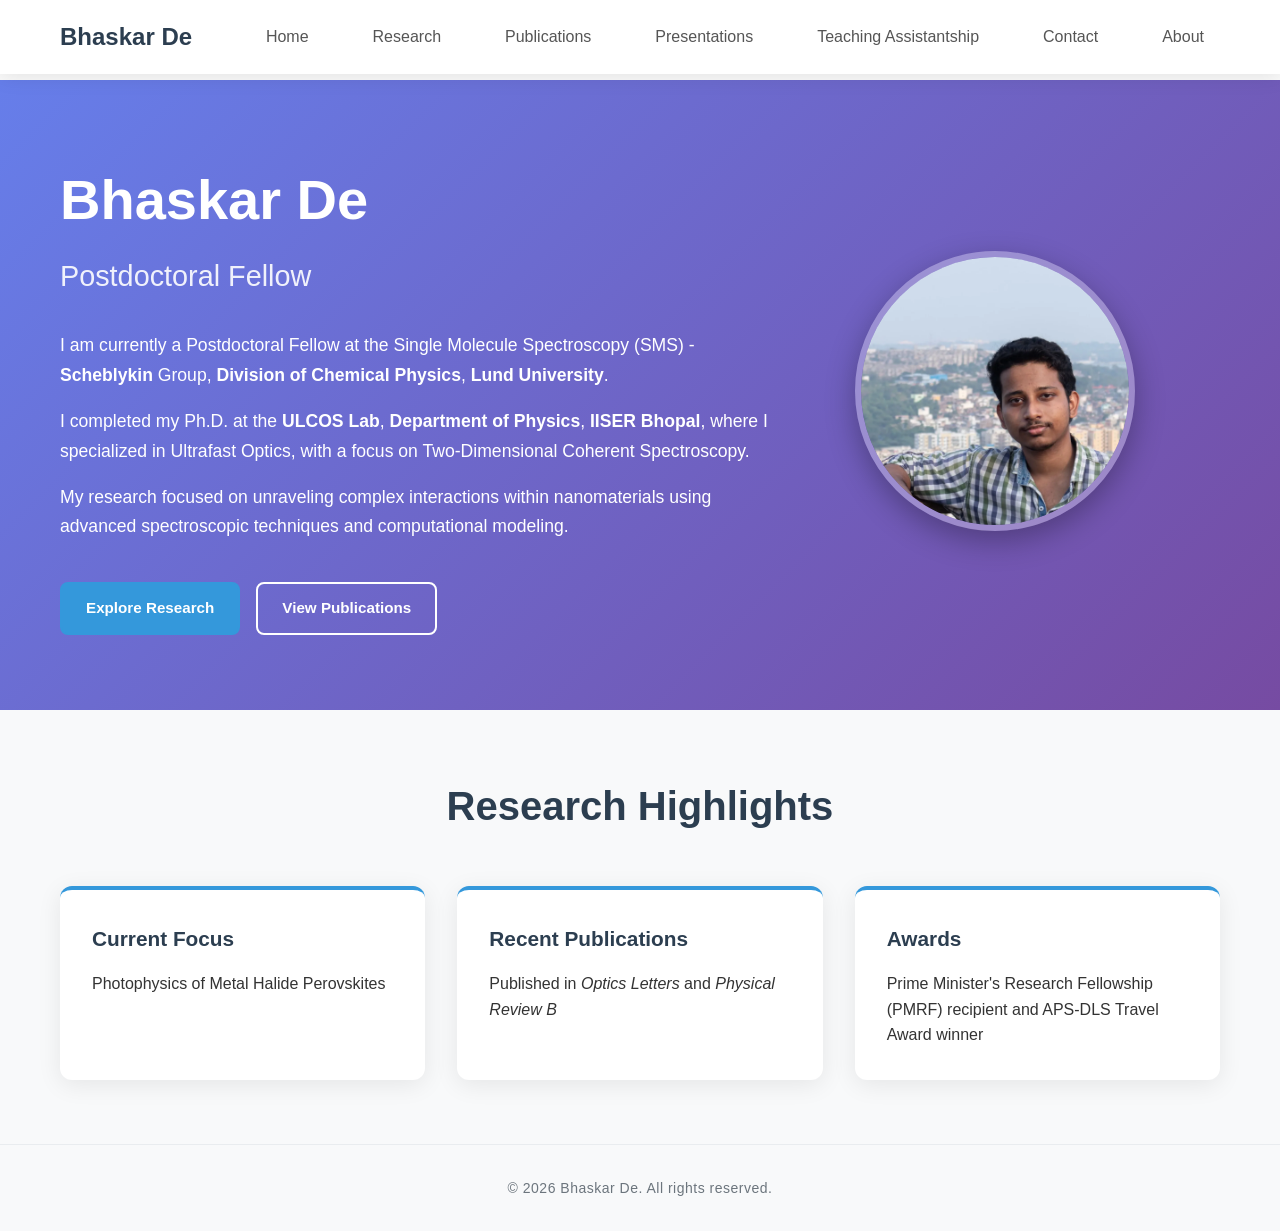
<file: index.html>
<!doctype html>
<html lang="en">
  <head>
    <meta charset="UTF-8" />
    <meta name="viewport" content="width=device-width, initial-scale=1.0" />
    <meta
      name="google-site-verification"
      content="wNE1Ab0f8dAL7JMlWoBInb4HweJB5l9q0UWRZOrNGA4"
    />
    <title>Bhaskar De</title>
    <meta
      name="description"
      content="Bhaskar De, Postdoctoral Fellow at Lund University."
    />
    <link rel="canonical" href="https://bhaskar7de.github.io/" />
    <link rel="preload" href="assets/css/style.css" as="style" />
    <link rel="preload" href="assets/js/script.js" as="script" />
    <link rel="stylesheet" href="assets/css/style.css" />
  </head>
  <body>
    <nav class="navbar">
      <div class="nav-container">
        <div class="nav-logo">
          <a href="/">Bhaskar De</a>
        </div>
        <div class="hamburger" onclick="toggleMobileMenu()">
          <div class="bar"></div>
          <div class="bar"></div>
          <div class="bar"></div>
        </div>
        <div class="nav-links">
          <a href="/" class="active">Home</a>
          <a href="research.html">Research</a>
          <a href="publications.html">Publications</a>
          <a href="presentations.html">Presentations</a>
          <a href="teaching.html">Teaching Assistantship</a>
          <a href="contact.html">Contact</a>
          <a href="about.html">About</a>
        </div>
      </div>
    </nav>

    <main class="main-content">
      <section class="hero-section">
        <div class="container">
          <div class="hero-content">
            <div class="hero-text">
              <h1>Bhaskar De</h1>
              <h2>Postdoctoral Fellow</h2>
              <div class="intro-text">
                <p>
                  I am currently a Postdoctoral Fellow at the Single Molecule
                  Spectroscopy (SMS) -
                  <a
                    href="https://scholar.google.com/citations?user=nm8aCeAAAAAJ&hl=en"
                    target="_blank"
                    rel="noopener noreferrer"
                    ><strong>Scheblykin</strong></a
                  >
                  Group,
                  <a
                    href="https://www.chemphys.lu.se/"
                    target="_blank"
                    rel="noopener noreferrer"
                    ><strong>Division of Chemical Physics</strong></a
                  >,
                  <a
                    href="https://www.lunduniversity.lu.se/"
                    target="_blank"
                    rel="noopener noreferrer"
                    ><strong>Lund University</strong></a
                  >.
                </p>
                <p>
                  I completed my Ph.D. at the
                  <a
                    href="https://sites.google.com/iiserb.ac.in/rslab"
                    target="_blank"
                    rel="noopener noreferrer"
                    ><strong>ULCOS Lab</strong></a
                  >,
                  <a
                    href="https://phy.iiserb.ac.in"
                    target="_blank"
                    rel="noopener noreferrer"
                    ><strong> Department of Physics</strong></a
                  >,
                  <a
                    href="https://www.iiserb.ac.in/"
                    target="_blank"
                    rel="noopener noreferrer"
                    ><strong> IISER Bhopal</strong></a
                  >, where I specialized in Ultrafast Optics, with a focus on
                  Two-Dimensional Coherent Spectroscopy.
                </p>

                <p>
                  My research focused on unraveling complex interactions within
                  nanomaterials using advanced spectroscopic techniques and
                  computational modeling.
                </p>
              </div>

              <div class="quick-links">
                <a href="research.html" class="btn btn-primary"
                  >Explore Research</a
                >
                <a href="publications.html" class="btn btn-secondary"
                  >View Publications</a
                >
              </div>
            </div>
            <div class="hero-image">
              <img
                src="assets/images/profile-800w.webp"
                fetchpriority="high"
                srcset="
                  assets/images/profile-400w.webp   400w,
                  assets/images/profile-800w.webp   800w,
                  assets/images/profile-1200w.webp 1200w
                "
                sizes="(max-width: 480px) 400px, (max-width: 900px) 800px, 1200px"
                alt="Bhaskar De"
                class="profile-img"
              />
              <!-- <img src="assets/images/profile.webp" alt="Bhaskar De" class="profile-img"> -->
            </div>
          </div>
        </div>
      </section>

      <section class="highlights-section">
        <div class="container">
          <h2>Research Highlights</h2>
          <div class="highlights-grid">
            <div class="highlight-card">
              <h3>Current Focus</h3>
              <p>Photophysics of Metal Halide Perovskites</p>
            </div>
            <div class="highlight-card">
              <h3>Recent Publications</h3>
              <p>
                Published in <em>Optics Letters</em> and
                <em>Physical Review B</em>
              </p>
            </div>
            <div class="highlight-card">
              <h3>Awards</h3>
              <p>
                Prime Minister's Research Fellowship (PMRF) recipient and
                APS-DLS Travel Award winner
              </p>
            </div>
          </div>
        </div>
      </section>
    </main>

    <footer class="footer">
      <div class="container">
        <p>&copy; 2026 Bhaskar De. All rights reserved.</p>
      </div>
    </footer>

    <script src="assets/js/script.js" defer></script>
  </body>
</html>
</file>
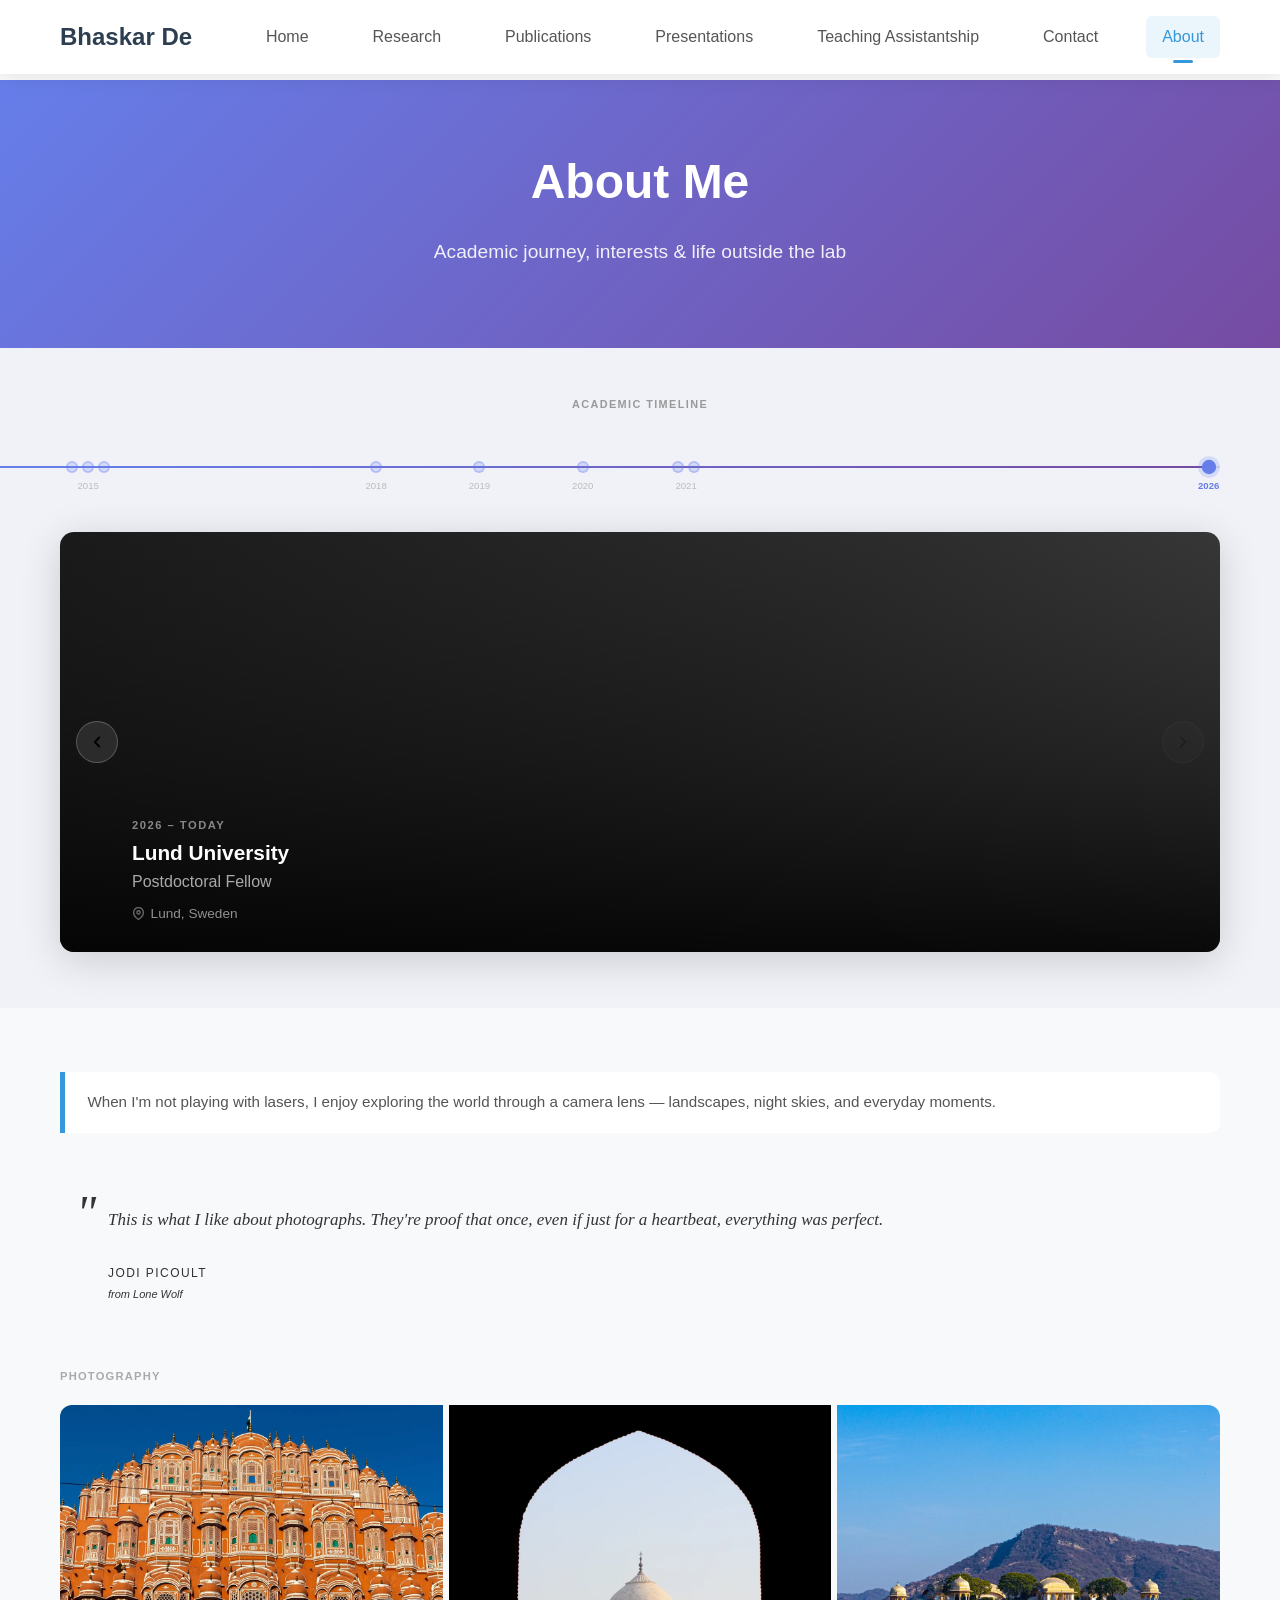
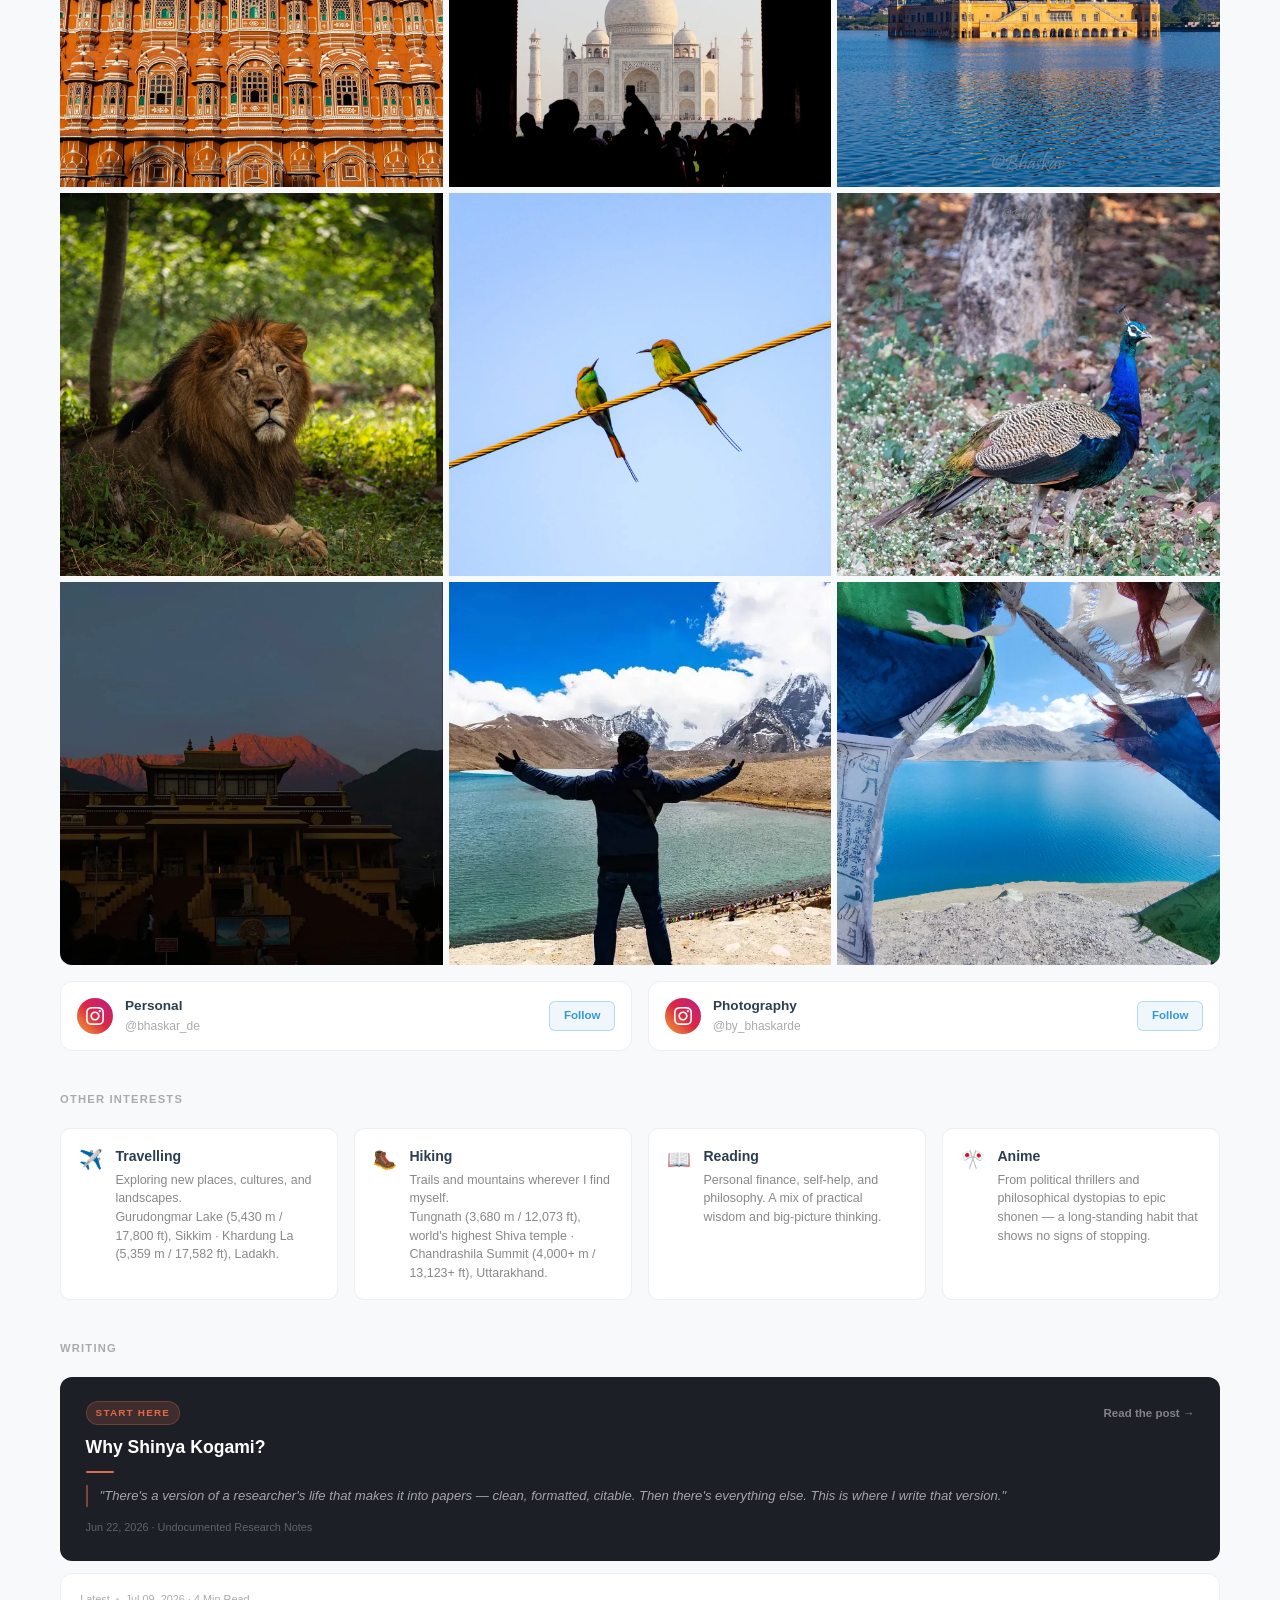
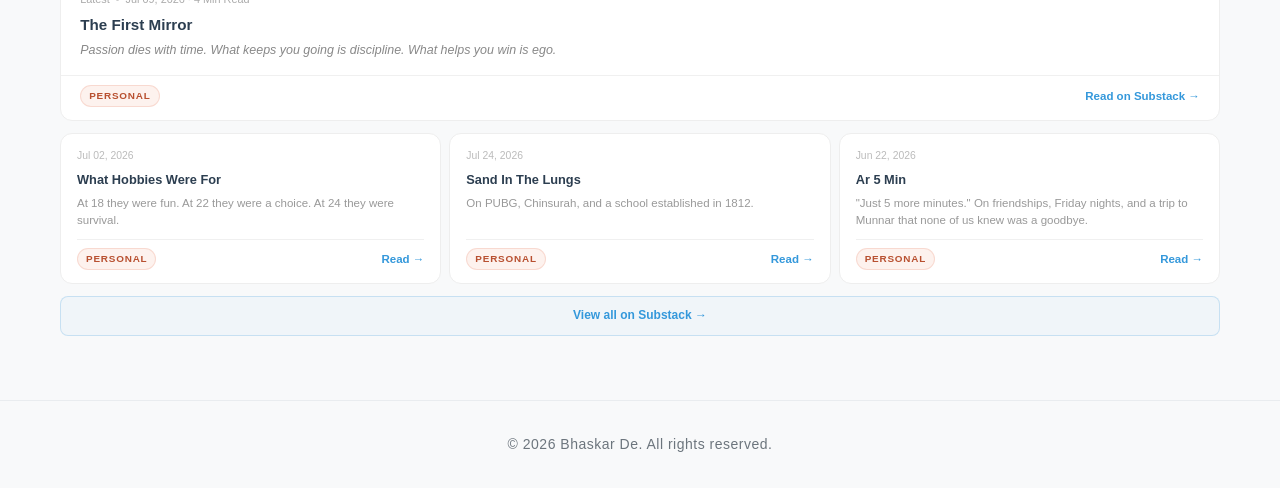
<file: about.html>
<!doctype html>
<html lang="en">
  <head>
    <meta charset="UTF-8" />
    <meta name="viewport" content="width=device-width, initial-scale=1.0" />
    <title>About - Bhaskar De</title>
    <meta
      name="description"
      content="About Bhaskar De — academic journey, photography, and life outside the lab."
    />
    <!-- <link rel="preload" href="assets/css/style.css" as="style"> -->
    <link rel="stylesheet" href="assets/css/style.css" />
    <link rel="stylesheet" href="assets/css/about.css" />
  </head>
  <body>
    <nav class="navbar">
      <div class="nav-container">
        <div class="nav-logo">
          <a href="/">Bhaskar De</a>
        </div>
        <div class="hamburger" onclick="toggleMobileMenu()">
          <div class="bar"></div>
          <div class="bar"></div>
          <div class="bar"></div>
        </div>
        <div class="nav-links">
          <a href="/">Home</a>
          <a href="research.html">Research</a>
          <a href="publications.html">Publications</a>
          <a href="presentations.html">Presentations</a>
          <a href="teaching.html">Teaching Assistantship</a>
          <a href="contact.html">Contact</a>
          <a href="about.html" class="active">About</a>
        </div>
      </div>
    </nav>

    <main class="main-content">
      <section class="page-header">
        <div class="container">
          <h1>About Me</h1>
          <p class="page-subtitle">
            Academic journey, interests &amp; life outside the lab
          </p>
        </div>
      </section>

      <!-- ══ TIMELINE ══════════════════════════════════════════ -->
      <section class="tl-section">
        <div class="container">
          <p class="tl-section-label">Academic Timeline</p>

          <!-- The track element. JS measures its bounding rect after layout. -->
          <div class="tl-track-area" id="tlTrackArea">
            <div class="tl-track" id="tlTrack">
              <div class="tl-fill" id="tlFill"></div>
            </div>
            <!-- Dots injected here by JS -->
            <div class="tl-dot-layer" id="tlDotLayer"></div>
          </div>

          <!-- Slideshow card -->
          <div class="tl-card" id="tlCard">
            <div class="tl-card-bgs" id="tlBgs"></div>
            <div class="tl-card-overlay"></div>

            <button
              class="tl-btn tl-btn-left tl-disabled"
              id="tlPrev"
              onclick="tlNav(-1)"
              aria-label="Previous"
            >
              <svg
                viewBox="0 0 24 24"
                fill="none"
                stroke="currentColor"
                stroke-width="2.5"
                stroke-linecap="round"
                stroke-linejoin="round"
              >
                <polyline points="15 18 9 12 15 6"></polyline>
              </svg>
            </button>
            <button
              class="tl-btn tl-btn-right"
              id="tlNext"
              onclick="tlNav(1)"
              aria-label="Next"
            >
              <svg
                viewBox="0 0 24 24"
                fill="none"
                stroke="currentColor"
                stroke-width="2.5"
                stroke-linecap="round"
                stroke-linejoin="round"
              >
                <polyline points="9 18 15 12 9 6"></polyline>
              </svg>
            </button>

            <div class="tl-card-content" id="tlContent"></div>
          </div>
        </div>
      </section>

      <!-- ══ PERSONAL ══════════════════════════════════════════ -->
      <section class="personal-section">
        <div class="container">
          <div class="about-bio">
            When I'm not playing with lasers, I enjoy exploring the world
            through a camera lens — landscapes, night skies, and everyday
            moments.
          </div>
          <div class="quote-block">
            <div class="quote-mark">"</div>
            <p class="quote-text">
              This is what I like about photographs. They're proof that once,
              even if just for a heartbeat, everything was perfect.
            </p>
            <div class="quote-divider"></div>
            <div class="quote-attribution">Jodi Picoult</div>
            <div class="quote-source">from <em>Lone Wolf</em></div>
          </div>

          <p class="about-label">Photography</p>
          <div class="about-photo-grid">
            <div class="about-photo-cell">
              <img
                src="assets/images/hawa_mahal-800w.webp"
                srcset="
                  assets/images/hawa_mahal-400w.webp   400w,
                  assets/images/hawa_mahal-800w.webp   800w,
                  assets/images/hawa_mahal-1200w.webp 1200w
                "
                sizes="(max-width: 480px) 400px, (max-width: 900px) 800px, 1200px"
                alt="Hawa Mahal, Jaipur"
                loading="lazy"
              />
            </div>
            <div class="about-photo-cell">
              <img
                src="assets/images/taj_mahal-800w.webp"
                srcset="
                  assets/images/taj_mahal-400w.webp   400w,
                  assets/images/taj_mahal-800w.webp   800w,
                  assets/images/taj_mahal-1200w.webp 1200w
                "
                sizes="(max-width: 480px) 400px, (max-width: 900px) 800px, 1200px"
                alt="Taj Mahal, Agra"
                loading="lazy"
              />
            </div>
            <div class="about-photo-cell">
              <img
                src="assets/images/jal_mahal-800w.webp"
                srcset="
                  assets/images/jal_mahal-400w.webp   400w,
                  assets/images/jal_mahal-800w.webp   800w,
                  assets/images/jal_mahal-1200w.webp 1200w
                "
                sizes="(max-width: 480px) 400px, (max-width: 900px) 800px, 1200px"
                alt="Jal Mahal, Jaipur"
                loading="lazy"
              />
            </div>
            <div class="about-photo-cell">
              <img
                src="assets/images/lion-800w.webp"
                srcset="
                  assets/images/lion-400w.webp   400w,
                  assets/images/lion-800w.webp   800w,
                  assets/images/lion-1200w.webp 1200w
                "
                sizes="(max-width: 480px) 400px, (max-width: 900px) 800px, 1200px"
                alt="Lion"
                loading="lazy"
              />
            </div>
            <div class="about-photo-cell">
              <img
                src="assets/images/bee_eaters-800w.webp"
                srcset="
                  assets/images/bee_eaters-400w.webp   400w,
                  assets/images/bee_eaters-800w.webp   800w,
                  assets/images/bee_eaters-1200w.webp 1200w
                "
                sizes="(max-width: 480px) 400px, (max-width: 900px) 800px, 1200px"
                alt="Asian Green Bee-eaters"
                loading="lazy"
              />
            </div>
            <div class="about-photo-cell">
              <img
                src="assets/images/peacock-800w.webp"
                srcset="
                  assets/images/peacock-400w.webp   400w,
                  assets/images/peacock-800w.webp   800w,
                  assets/images/peacock-1200w.webp 1200w
                "
                sizes="(max-width: 480px) 400px, (max-width: 900px) 800px, 1200px"
                alt="Peacock"
                loading="lazy"
              />
            </div>
            <div class="about-photo-cell">
              <img
                src="assets/images/monastery_sunset-800w.webp"
                srcset="
                  assets/images/monastery_sunset-400w.webp   400w,
                  assets/images/monastery_sunset-800w.webp   800w,
                  assets/images/monastery_sunset-1200w.webp 1200w
                "
                sizes="(max-width: 480px) 400px, (max-width: 900px) 800px, 1200px"
                alt="Monastery at Sunset"
                loading="lazy"
              />
            </div>
            <div class="about-photo-cell">
              <img
                src="assets/images/gurudongmar_lake-800w.webp"
                srcset="
                  assets/images/gurudongmar_lake-400w.webp   400w,
                  assets/images/gurudongmar_lake-800w.webp   800w,
                  assets/images/gurudongmar_lake-1200w.webp 1200w
                "
                sizes="(max-width: 480px) 400px, (max-width: 900px) 800px, 1200px"
                alt="Gurudongmar Lake, Sikkim"
                loading="lazy"
              />
            </div>
            <div class="about-photo-cell">
              <img
                src="assets/images/pangong_lake-800w.webp"
                srcset="
                  assets/images/pangong_lake-400w.webp   400w,
                  assets/images/pangong_lake-800w.webp   800w,
                  assets/images/pangong_lake-1200w.webp 1200w
                "
                sizes="(max-width: 480px) 400px, (max-width: 900px) 800px, 1200px"
                alt="Pangong Lake, Ladakh"
                loading="lazy"
              />
            </div>
          </div>
          <div class="about-ig-row">
            <div class="about-ig-card">
              <div class="about-ig-card-header">
                <div class="about-ig-avatar">
                  <svg viewBox="0 0 24 24">
                    <path
                      d="M12 2.163c3.204 0 3.584.012 4.85.07 3.252.148 4.771 1.691 4.919 4.919.058 1.265.069 1.645.069 4.849 0 3.205-.012 3.584-.069 4.849-.149 3.225-1.664 4.771-4.919 4.919-1.266.058-1.644.07-4.85.07-3.204 0-3.584-.012-4.849-.07-3.26-.149-4.771-1.699-4.919-4.92-.058-1.265-.07-1.644-.07-4.849 0-3.204.013-3.583.07-4.849.149-3.227 1.664-4.771 4.919-4.919 1.266-.057 1.645-.069 4.849-.069zm0-2.163c-3.259 0-3.667.014-4.947.072-4.358.2-6.78 2.618-6.98 6.98-.059 1.281-.073 1.689-.073 4.948 0 3.259.014 3.668.072 4.948.2 4.358 2.618 6.78 6.98 6.98 1.281.058 1.689.072 4.948.072 3.259 0 3.668-.014 4.948-.072 4.354-.2 6.782-2.618 6.979-6.98.059-1.28.073-1.689.073-4.948 0-3.259-.014-3.667-.072-4.947-.196-4.354-2.617-6.78-6.979-6.98-1.281-.059-1.69-.073-4.949-.073zm0 5.838c-3.403 0-6.162 2.759-6.162 6.162s2.759 6.163 6.162 6.163 6.162-2.759 6.162-6.163c0-3.403-2.759-6.162-6.162-6.162zm0 10.162c-2.209 0-4-1.79-4-4 0-2.209 1.791-4 4-4s4 1.791 4 4c0 2.21-1.791 4-4 4zm6.406-11.845c-.796 0-1.441.645-1.441 1.44s.645 1.44 1.441 1.44c.795 0 1.439-.645 1.439-1.44s-.644-1.44-1.439-1.44z"
                    />
                  </svg>
                </div>
                <div class="about-ig-info">
                  <div class="about-ig-name">Personal</div>
                  <div class="about-ig-handle">@bhaskar_de</div>
                </div>
                <a
                  href="https://instagram.com/bhaskar_de"
                  target="_blank"
                  rel="noopener noreferrer"
                  class="about-ig-follow"
                  >Follow</a
                >
              </div>
            </div>

            <div class="about-ig-card">
              <div class="about-ig-card-header">
                <div class="about-ig-avatar">
                  <svg viewBox="0 0 24 24">
                    <path
                      d="M12 2.163c3.204 0 3.584.012 4.85.07 3.252.148 4.771 1.691 4.919 4.919.058 1.265.069 1.645.069 4.849 0 3.205-.012 3.584-.069 4.849-.149 3.225-1.664 4.771-4.919 4.919-1.266.058-1.644.07-4.85.07-3.204 0-3.584-.012-4.849-.07-3.26-.149-4.771-1.699-4.919-4.92-.058-1.265-.07-1.644-.07-4.849 0-3.204.013-3.583.07-4.849.149-3.227 1.664-4.771 4.919-4.919 1.266-.057 1.645-.069 4.849-.069zm0-2.163c-3.259 0-3.667.014-4.947.072-4.358.2-6.78 2.618-6.98 6.98-.059 1.281-.073 1.689-.073 4.948 0 3.259.014 3.668.072 4.948.2 4.358 2.618 6.78 6.98 6.98 1.281.058 1.689.072 4.948.072 3.259 0 3.668-.014 4.948-.072 4.354-.2 6.782-2.618 6.979-6.98.059-1.28.073-1.689.073-4.948 0-3.259-.014-3.667-.072-4.947-.196-4.354-2.617-6.78-6.979-6.98-1.281-.059-1.69-.073-4.949-.073zm0 5.838c-3.403 0-6.162 2.759-6.162 6.162s2.759 6.163 6.162 6.163 6.162-2.759 6.162-6.163c0-3.403-2.759-6.162-6.162-6.162zm0 10.162c-2.209 0-4-1.79-4-4 0-2.209 1.791-4 4-4s4 1.791 4 4c0 2.21-1.791 4-4 4zm6.406-11.845c-.796 0-1.441.645-1.441 1.44s.645 1.44 1.441 1.44c.795 0 1.439-.645 1.439-1.44s-.644-1.44-1.439-1.44z"
                    />
                  </svg>
                </div>
                <div class="about-ig-info">
                  <div class="about-ig-name">Photography</div>
                  <div class="about-ig-handle">@by_bhaskarde</div>
                </div>
                <a
                  href="https://instagram.com/by_bhaskarde"
                  target="_blank"
                  rel="noopener noreferrer"
                  class="about-ig-follow"
                  >Follow</a
                >
              </div>
            </div>
          </div>

          <p class="about-label">Other Interests</p>
          <div class="about-interests">
            <div class="about-interest-card">
              <span class="about-interest-icon">✈️</span>
              <div>
                <h4>Travelling</h4>
                <p>
                  Exploring new places, cultures, and landscapes.<br />Gurudongmar
                  Lake (5,430 m / 17,800 ft), Sikkim · Khardung La (5,359 m /
                  17,582 ft), Ladakh.
                </p>
              </div>
            </div>
            <div class="about-interest-card">
              <span class="about-interest-icon">🥾</span>
              <div>
                <h4>Hiking</h4>
                <p>
                  Trails and mountains wherever I find myself.<br />Tungnath
                  (3,680 m / 12,073 ft), world's highest Shiva temple ·
                  Chandrashila Summit (4,000+ m / 13,123+ ft), Uttarakhand.
                </p>
              </div>
            </div>
            <div class="about-interest-card">
              <span class="about-interest-icon">📖</span>
              <div>
                <h4>Reading</h4>
                <p>
                  Personal finance, self-help, and philosophy. A mix of
                  practical wisdom and big-picture thinking.
                </p>
              </div>
            </div>
            <div class="about-interest-card">
              <span class="about-interest-icon">🎌</span>
              <div>
                <h4>Anime</h4>
                <p>
                  From political thrillers and philosophical dystopias to epic
                  shonen — a long-standing habit that shows no signs of
                  stopping.
                </p>
              </div>
            </div>
          </div>

          <p class="about-label">Writing</p>
          <div class="about-writing">
            <!-- Origin card — always pinned -->
            <div class="about-origin-card">
              <div class="about-origin-top">
                <span class="about-origin-pill">Start here</span>
                <a
                  href="https://shinyakogami.substack.com/p/why-shinya-kogami"
                  target="_blank"
                  rel="noopener noreferrer"
                  class="about-origin-read"
                  >Read the post →</a
                >
              </div>
              <a
                href="https://shinyakogami.substack.com/p/why-shinya-kogami"
                target="_blank"
                rel="noopener noreferrer"
                class="about-origin-title-link"
                ><h3 class="about-origin-title">Why Shinya Kogami?</h3></a
              >
              <div class="about-origin-divider"></div>
              <p class="about-origin-quote">
                "There's a version of a researcher's life that makes it into
                papers — clean, formatted, citable. Then there's everything
                else. This is where I write that version."
              </p>
              <p class="about-origin-meta">
                Jun 22, 2026 · Undocumented Research Notes
              </p>
            </div>

            <!-- Featured post -->
            <div class="about-post-featured">
              <div class="about-post-featured-body">
                <div class="about-post-meta">
                  Latest
                  <span class="about-post-dot"></span>
                  Jul 09, 2026 · 4 Min Read
                </div>
                <h4 class="about-post-title">The First Mirror</h4>
                <p class="about-post-sub">
                  Passion dies with time. What keeps you going is discipline.
                  What helps you win is ego.
                </p>
              </div>
              <div class="about-post-footer">
                <span class="about-post-tag">Personal</span>
                <a
                  href="https://shinyakogami.substack.com/p/the-first-mirror"
                  target="_blank"
                  rel="noopener noreferrer"
                  class="about-post-read"
                  >Read on Substack →</a
                >
              </div>
            </div>

            <!-- 3 mini cards — add new posts here as you publish -->
            <div class="about-posts-grid">
              <div class="about-post-mini">
                <div class="about-post-mini-meta">Jul 02, 2026</div>
                <h4 class="about-post-mini-title">What Hobbies Were For</h4>
                <p class="about-post-mini-sub">
                  At 18 they were fun. At 22 they were a choice. At 24 they were
                  survival.
                </p>
                <div class="about-post-mini-footer">
                  <span class="about-post-tag">Personal</span>
                  <a
                    href="https://shinyakogami.substack.com/p/what-hobbies-were-for"
                    target="_blank"
                    rel="noopener noreferrer"
                    class="about-post-read"
                    >Read →</a
                  >
                </div>
              </div>
              <div class="about-post-mini">
                <div class="about-post-mini-meta">Jul 24, 2026</div>
                <h4 class="about-post-mini-title">Sand In The Lungs</h4>
                <p class="about-post-mini-sub">
                  On PUBG, Chinsurah, and a school established in 1812.
                </p>
                <div class="about-post-mini-footer">
                  <span class="about-post-tag">Personal</span>
                  <a
                    href="https://shinyakogami.substack.com/p/sand-in-the-lungs"
                    target="_blank"
                    rel="noopener noreferrer"
                    class="about-post-read"
                    >Read →</a
                  >
                </div>
              </div>
              <div class="about-post-mini">
                <div class="about-post-mini-meta">Jun 22, 2026</div>
                <h4 class="about-post-mini-title">Ar 5 Min</h4>
                <p class="about-post-mini-sub">
                  "Just 5 more minutes." On friendships, Friday nights, and a
                  trip to Munnar that none of us knew was a goodbye.
                </p>
                <div class="about-post-mini-footer">
                  <span class="about-post-tag">Personal</span>
                  <a
                    href="https://shinyakogami.substack.com/p/ar-5-min"
                    target="_blank"
                    rel="noopener noreferrer"
                    class="about-post-read"
                    >Read →</a
                  >
                </div>
              </div>
            </div>

            <a
              href="https://shinyakogami.substack.com/"
              target="_blank"
              rel="noopener noreferrer"
              class="about-posts-view-all"
              >View all on Substack →</a
            >
          </div>
        </div>
      </section>
    </main>

    <footer class="footer">
      <div class="container">
        <p>&copy; 2026 Bhaskar De. All rights reserved.</p>
      </div>
    </footer>

    <script src="assets/js/about.js" defer></script>
    <script src="assets/js/script.js" defer></script>
  </body>
</html>
</file>
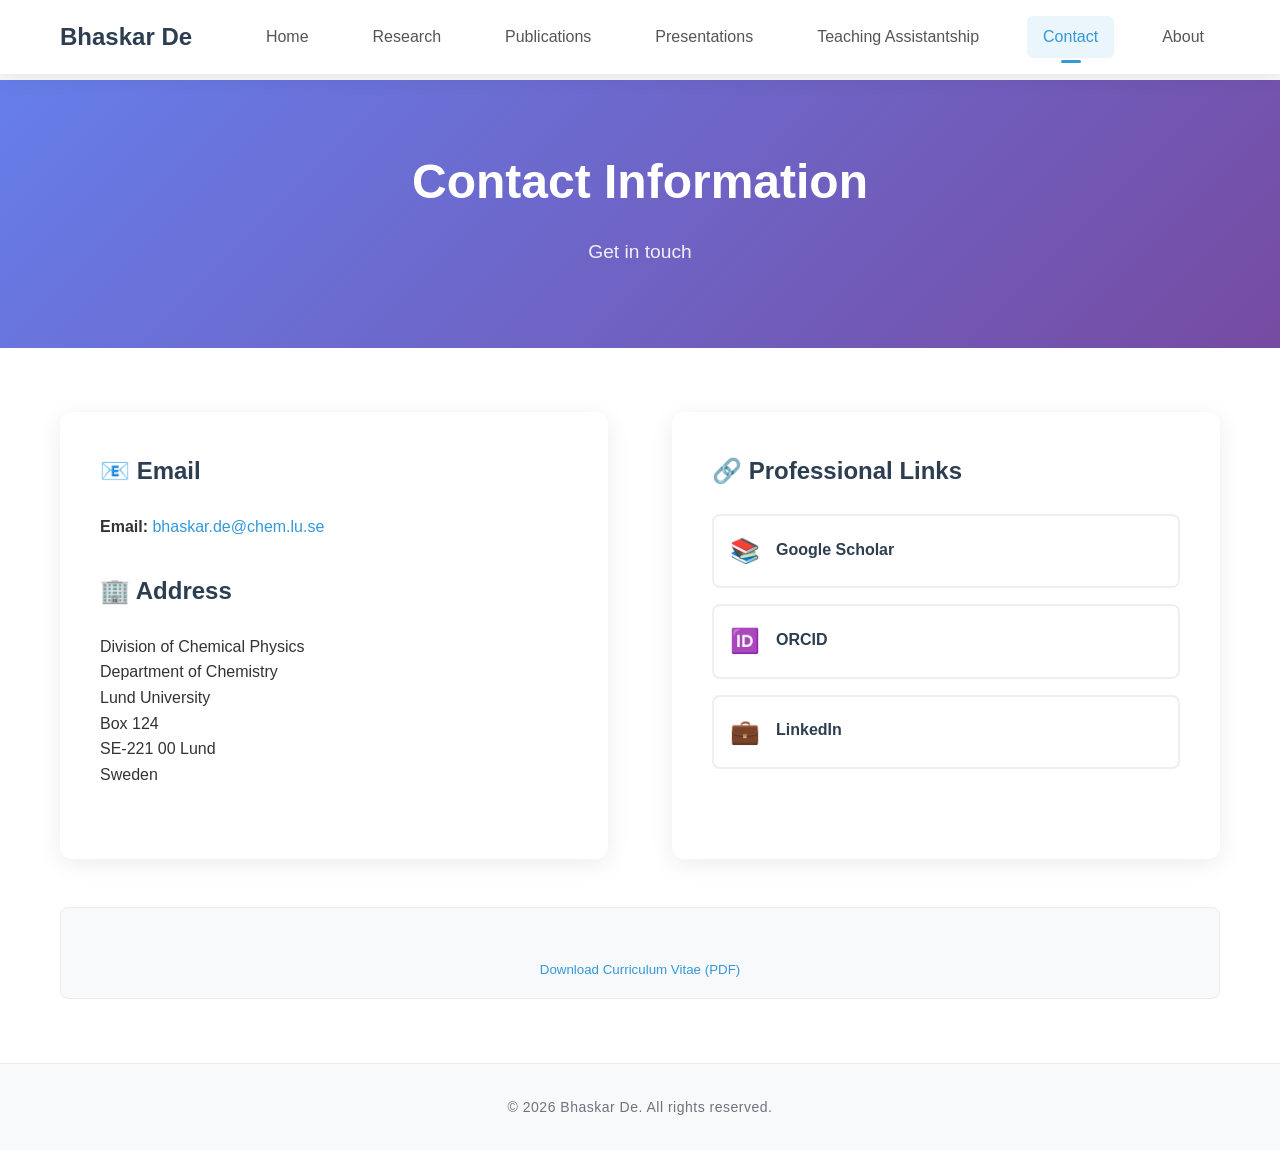
<file: contact.html>
<!doctype html>
<html lang="en">
  <head>
    <meta charset="UTF-8" />
    <meta name="viewport" content="width=device-width, initial-scale=1.0" />
    <title>Contact - Bhaskar De</title>
    <meta name="description" content="Contact information for Bhaskar De" />
    <link rel="preload" href="assets/css/style.css" as="style" />
    <link rel="preload" href="assets/js/script.js" as="script" />
    <link rel="stylesheet" href="assets/css/style.css" />
  </head>
  <body>
    <nav class="navbar">
      <div class="nav-container">
        <div class="nav-logo">
          <a href="/">Bhaskar De</a>
        </div>
        <div class="hamburger" onclick="toggleMobileMenu()">
          <div class="bar"></div>
          <div class="bar"></div>
          <div class="bar"></div>
        </div>
        <div class="nav-links">
          <a href="/">Home</a>
          <a href="research.html">Research</a>
          <a href="publications.html">Publications</a>
          <a href="presentations.html">Presentations</a>
          <a href="teaching.html">Teaching Assistantship</a>
          <a href="contact.html" class="active">Contact</a>
          <a href="about.html">About</a>
        </div>
      </div>
    </nav>

    <main class="main-content">
      <section class="page-header">
        <div class="container">
          <h1>Contact Information</h1>
          <p class="page-subtitle">Get in touch</p>
        </div>
      </section>

      <section class="contact-content">
        <div class="container">
          <div class="contact-grid">
            <div class="contact-info">
              <h2>📧 Email</h2>
              <div class="contact-item">
                <p>
                  <strong>Email:</strong>
                  <a href="mailto:bhaskar.de@chem.lu.se"
                    >bhaskar.de@chem.lu.se</a
                  >
                </p>
              </div>

              <h2>🏢 Address</h2>
              <div class="contact-item">
                <p>
                  Division of Chemical Physics<br />
                  Department of Chemistry<br />
                  Lund University<br />
                  Box 124<br />
                  SE-221 00 Lund<br />
                  Sweden
                </p>
              </div>
            </div>

            <div class="professional-links">
              <h2>🔗 Professional Links</h2>
              <div class="links-list">
                <a
                  href="https://scholar.google.com/citations?user=0tD-KkMAAAAJ&hl=en"
                  class="professional-link"
                  target="_blank"
                >
                  <div class="link-icon">📚</div>
                  <div class="link-info">
                    <h4>Google Scholar</h4>
                  </div>
                </a>

                <a
                  href="https://orcid.org/0009-0008-8941-3165"
                  class="professional-link"
                  target="_blank"
                >
                  <div class="link-icon">🆔</div>
                  <div class="link-info">
                    <h4>ORCID</h4>
                  </div>
                </a>

                <a
                  href="https://www.linkedin.com/in/bhaskar7de"
                  class="professional-link"
                  target="_blank"
                >
                  <div class="link-icon">💼</div>
                  <div class="link-info">
                    <h4>LinkedIn</h4>
                  </div>
                </a>
              </div>
            </div>
          </div>

          <div class="cv-link-section">
            <p style="text-align: center; margin-top: 2rem">
              <small
                ><a href="assets/files/CV_Bhaskar_De.pdf" target="_blank"
                  >Download Curriculum Vitae (PDF)</a
                ></small
              >
            </p>
          </div>
        </div>
      </section>
    </main>

    <footer class="footer">
      <div class="container">
        <p>&copy; 2026 Bhaskar De. All rights reserved.</p>
      </div>
    </footer>

    <script src="assets/js/script.js" defer></script>
  </body>
</html>
</file>
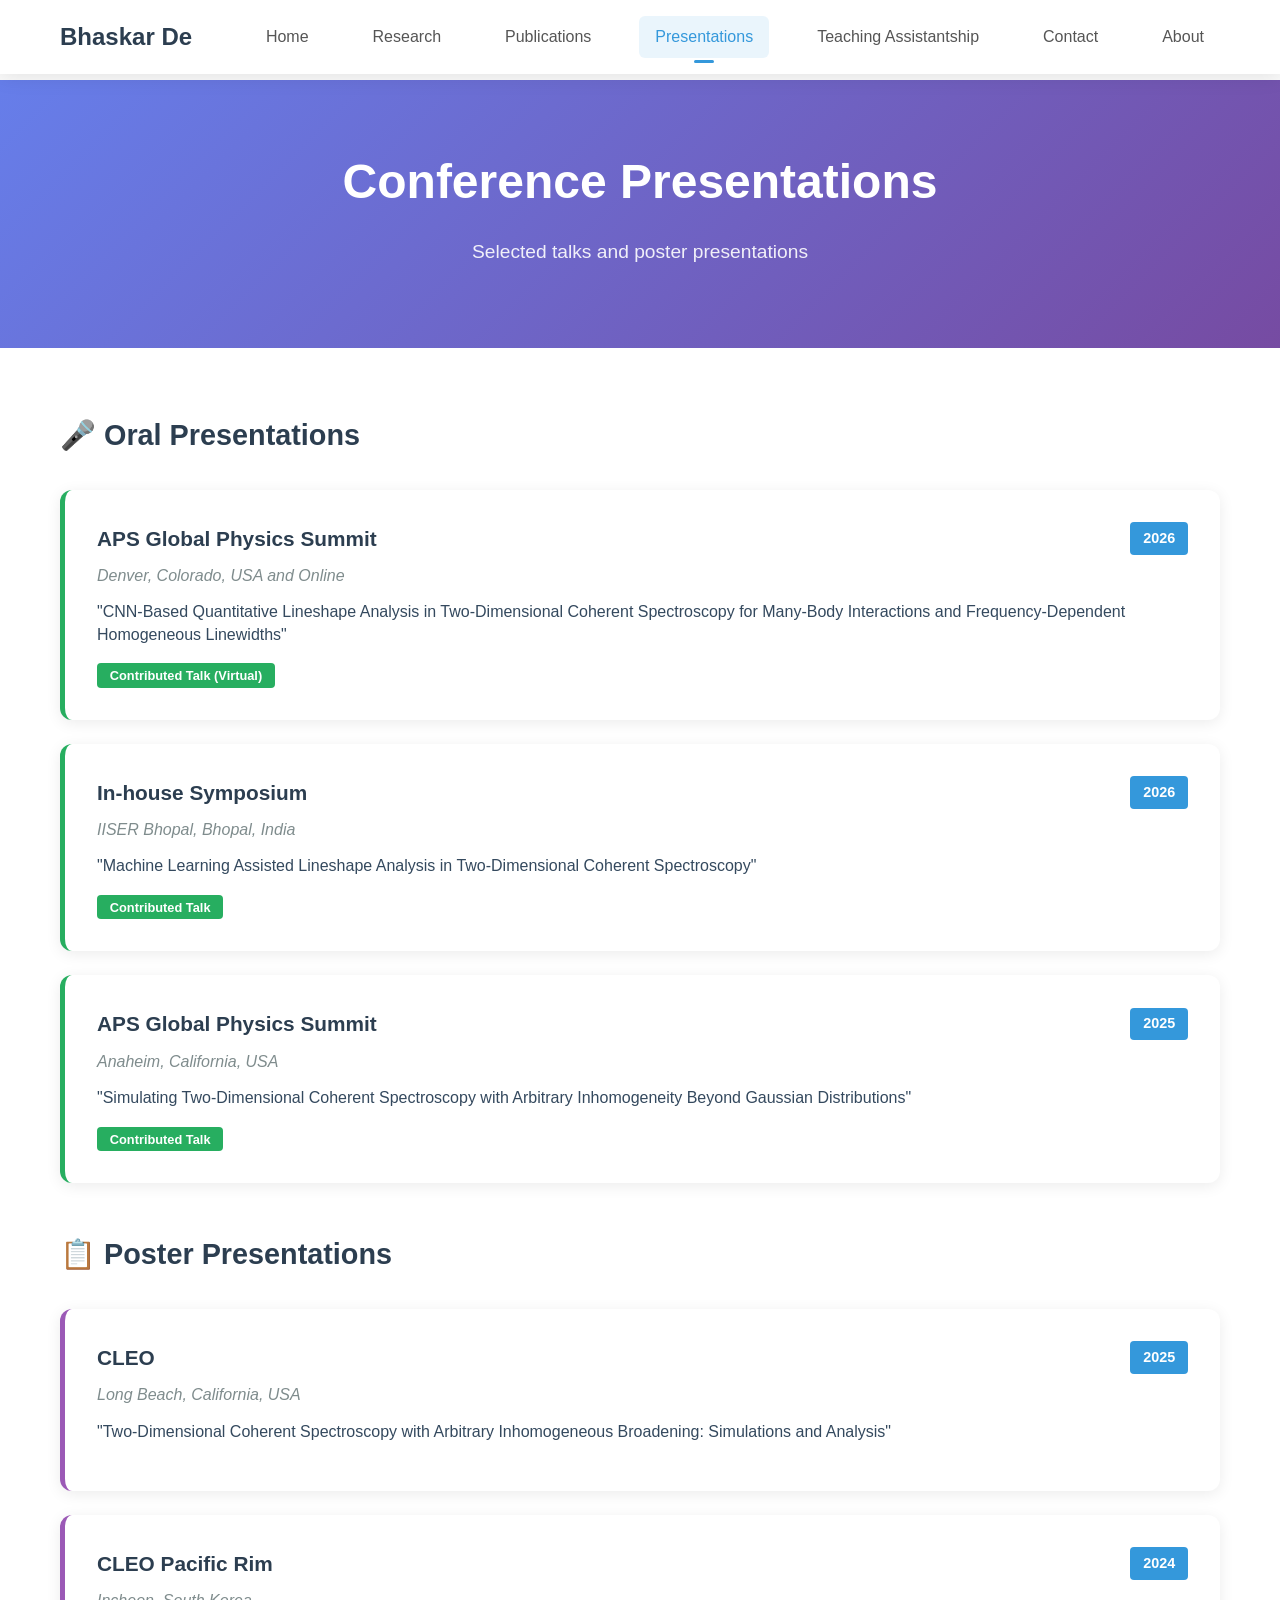
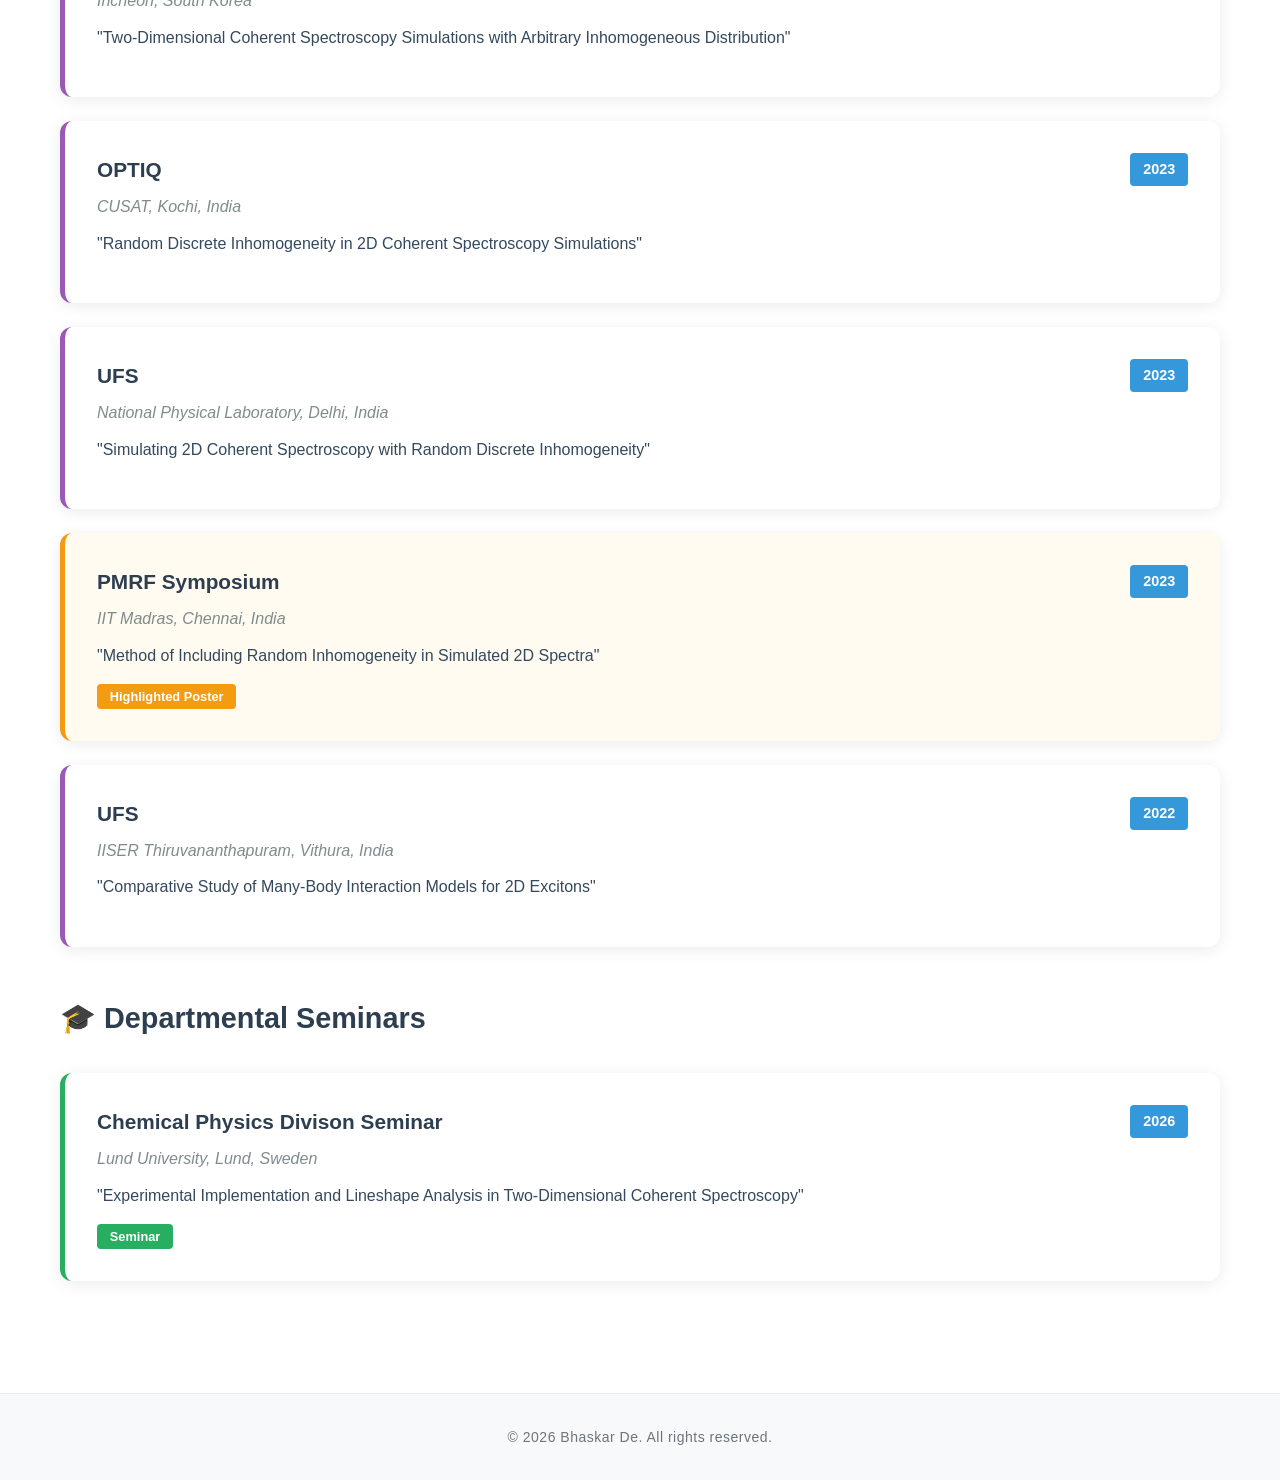
<file: presentations.html>
<!doctype html>
<html lang="en">
  <head>
    <meta charset="UTF-8" />
    <meta name="viewport" content="width=device-width, initial-scale=1.0" />
    <title>Presentations - Bhaskar De</title>
    <meta
      name="description"
      content="Conference presentations by Bhaskar De."
    />
    <link rel="preload" href="assets/css/style.css" as="style" />
    <link rel="preload" href="assets/js/script.js" as="script" />
    <link rel="stylesheet" href="assets/css/style.css" />
  </head>
  <body>
    <nav class="navbar">
      <div class="nav-container">
        <div class="nav-logo">
          <a href="/">Bhaskar De</a>
        </div>
        <div class="hamburger" onclick="toggleMobileMenu()">
          <div class="bar"></div>
          <div class="bar"></div>
          <div class="bar"></div>
        </div>
        <div class="nav-links">
          <a href="/">Home</a>
          <a href="research.html">Research</a>
          <a href="publications.html">Publications</a>
          <a href="presentations.html" class="active">Presentations</a>
          <a href="teaching.html">Teaching Assistantship</a>
          <a href="contact.html">Contact</a>
          <a href="about.html">About</a>
        </div>
      </div>
    </nav>

    <main class="main-content">
      <section class="page-header">
        <div class="container">
          <h1>Conference Presentations</h1>
          <p class="page-subtitle">Selected talks and poster presentations</p>
        </div>
      </section>

      <section class="presentations-content">
        <div class="container">
          <div class="presentation-categories">
            <div class="presentation-category">
              <h2>🎤 Oral Presentations</h2>

              <div class="presentation-item oral">
                <div class="presentation-header">
                  <h3>APS Global Physics Summit</h3>
                  <span class="presentation-date">2026</span>
                </div>
                <p class="presentation-location">
                  Denver, Colorado, USA and Online
                </p>
                <p class="presentation-title">
                  "CNN-Based Quantitative Lineshape Analysis in Two-Dimensional
                  Coherent Spectroscopy for Many-Body Interactions and
                  Frequency-Dependent Homogeneous Linewidths"
                </p>
                <span class="presentation-type"
                  >Contributed Talk (Virtual)</span
                >
              </div>

              <div class="presentation-item oral">
                <div class="presentation-header">
                  <h3>In-house Symposium</h3>
                  <span class="presentation-date">2026</span>
                </div>
                <p class="presentation-location">IISER Bhopal, Bhopal, India</p>
                <p class="presentation-title">
                  "Machine Learning Assisted Lineshape Analysis in
                  Two-Dimensional Coherent Spectroscopy"
                </p>
                <span class="presentation-type">Contributed Talk</span>
              </div>

              <div class="presentation-item oral">
                <div class="presentation-header">
                  <h3>APS Global Physics Summit</h3>
                  <span class="presentation-date">2025</span>
                </div>
                <p class="presentation-location">Anaheim, California, USA</p>
                <p class="presentation-title">
                  "Simulating Two-Dimensional Coherent Spectroscopy with
                  Arbitrary Inhomogeneity Beyond Gaussian Distributions"
                </p>
                <span class="presentation-type">Contributed Talk</span>
              </div>
            </div>

            <div class="presentation-category">
              <h2>📋 Poster Presentations</h2>

              <div class="presentation-item poster">
                <div class="presentation-header">
                  <h3>CLEO</h3>
                  <span class="presentation-date">2025</span>
                </div>
                <p class="presentation-location">Long Beach, California, USA</p>
                <p class="presentation-title">
                  "Two-Dimensional Coherent Spectroscopy with Arbitrary
                  Inhomogeneous Broadening: Simulations and Analysis"
                </p>
              </div>

              <div class="presentation-item poster">
                <div class="presentation-header">
                  <h3>CLEO Pacific Rim</h3>
                  <span class="presentation-date">2024</span>
                </div>
                <p class="presentation-location">Incheon, South Korea</p>
                <p class="presentation-title">
                  "Two-Dimensional Coherent Spectroscopy Simulations with
                  Arbitrary Inhomogeneous Distribution"
                </p>
              </div>

              <div class="presentation-item poster">
                <div class="presentation-header">
                  <h3>OPTIQ</h3>
                  <span class="presentation-date">2023</span>
                </div>
                <p class="presentation-location">CUSAT, Kochi, India</p>
                <p class="presentation-title">
                  "Random Discrete Inhomogeneity in 2D Coherent Spectroscopy
                  Simulations"
                </p>
              </div>

              <div class="presentation-item poster">
                <div class="presentation-header">
                  <h3>UFS</h3>
                  <span class="presentation-date">2023</span>
                </div>
                <p class="presentation-location">
                  National Physical Laboratory, Delhi, India
                </p>
                <p class="presentation-title">
                  "Simulating 2D Coherent Spectroscopy with Random Discrete
                  Inhomogeneity"
                </p>
              </div>

              <div class="presentation-item poster highlight">
                <div class="presentation-header">
                  <h3>PMRF Symposium</h3>
                  <span class="presentation-date">2023</span>
                </div>
                <p class="presentation-location">IIT Madras, Chennai, India</p>
                <p class="presentation-title">
                  "Method of Including Random Inhomogeneity in Simulated 2D
                  Spectra"
                </p>
                <span class="highlight-badge">Highlighted Poster</span>
              </div>

              <div class="presentation-item poster">
                <div class="presentation-header">
                  <h3>UFS</h3>
                  <span class="presentation-date">2022</span>
                </div>
                <p class="presentation-location">
                  IISER Thiruvananthapuram, Vithura, India
                </p>
                <p class="presentation-title">
                  "Comparative Study of Many-Body Interaction Models for 2D
                  Excitons"
                </p>
              </div>
            </div>

            <div class="presentation-category">
              <h2>🎓 Departmental Seminars</h2>

              <div class="presentation-item oral">
                <div class="presentation-header">
                  <h3>Chemical Physics Divison Seminar</h3>
                  <span class="presentation-date">2026</span>
                </div>
                <p class="presentation-location">
                  Lund University, Lund, Sweden
                </p>
                <p class="presentation-title">
                  "Experimental Implementation and Lineshape Analysis in
                  Two-Dimensional Coherent Spectroscopy"
                </p>
                <span class="presentation-type">Seminar</span>
              </div>
            </div>
          </div>
        </div>
      </section>
    </main>

    <footer class="footer">
      <div class="container">
        <p>&copy; 2026 Bhaskar De. All rights reserved.</p>
      </div>
    </footer>

    <script src="assets/js/script.js" defer></script>
  </body>
</html>
</file>
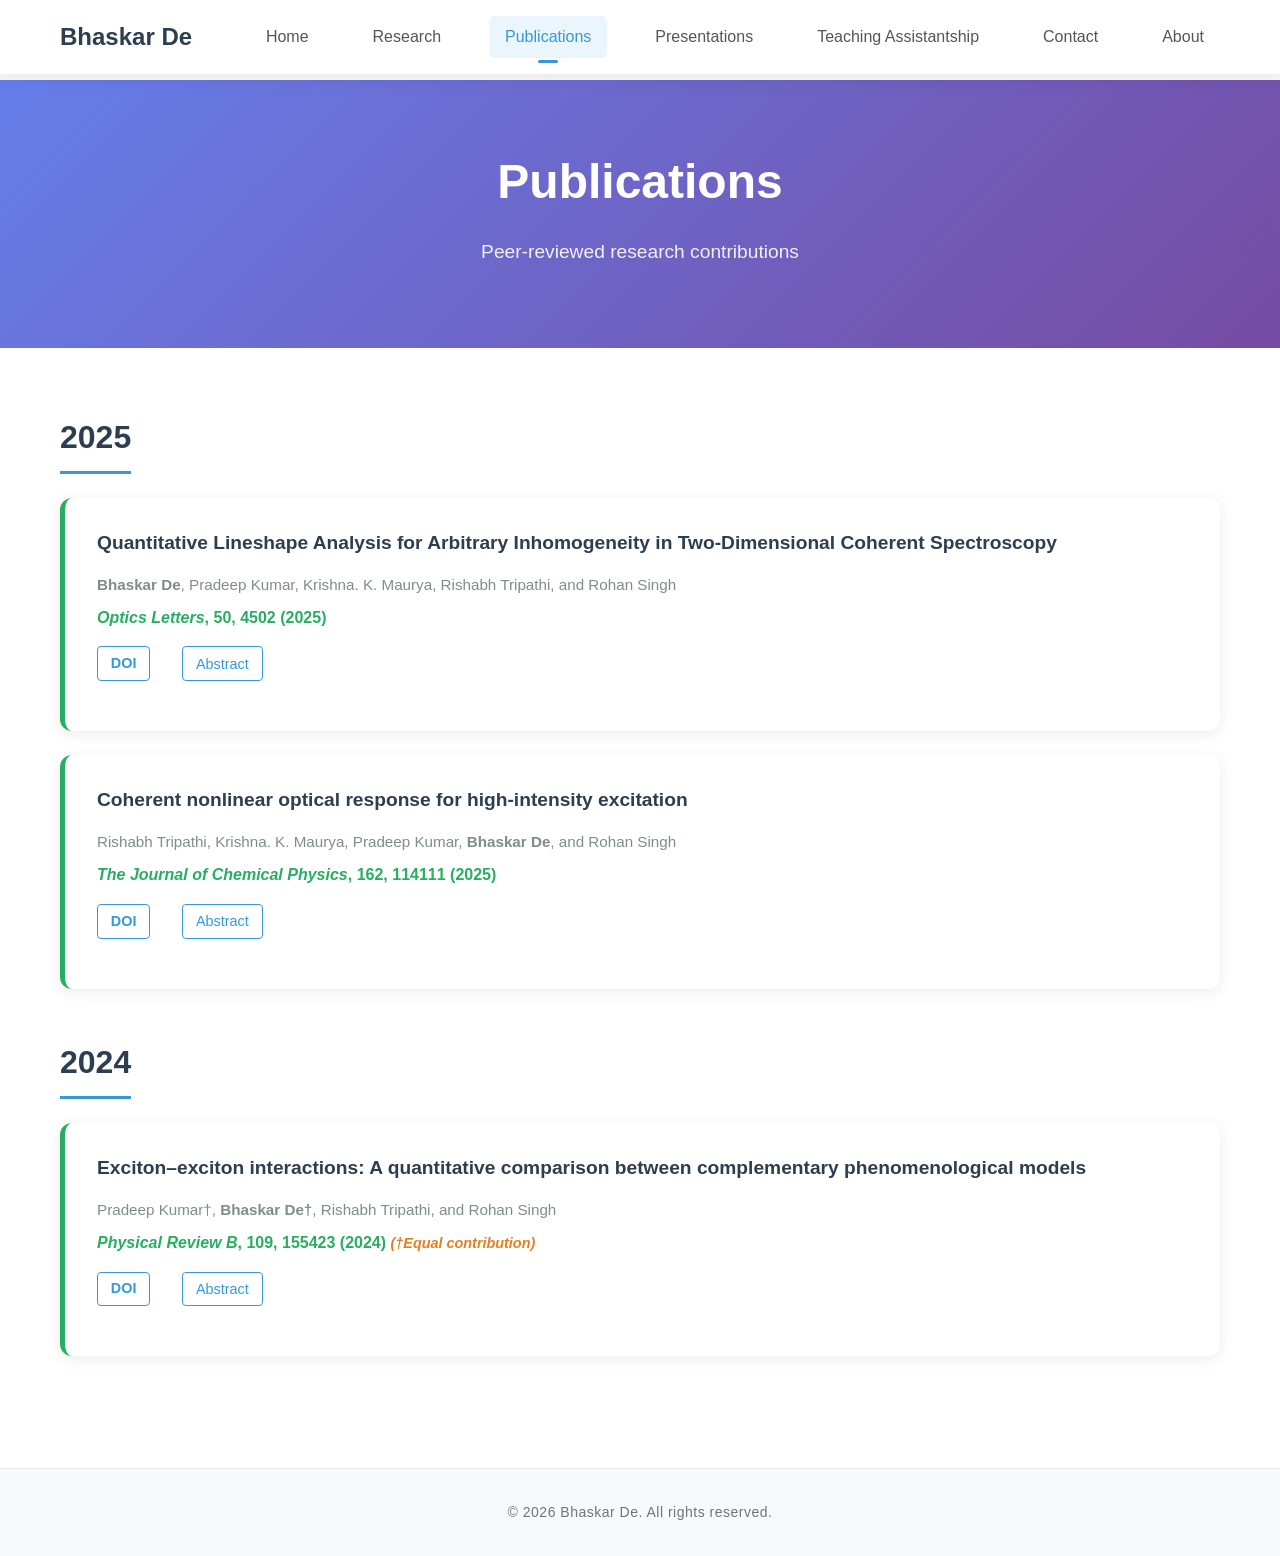
<file: publications.html>
<!doctype html>
<html lang="en">
  <head>
    <meta charset="UTF-8" />
    <meta name="viewport" content="width=device-width, initial-scale=1.0" />
    <title>Publications - Bhaskar De</title>
    <meta name="description" content="Research publications by Bhaskar De." />
    <link rel="preload" href="assets/css/style.css" as="style" />
    <link rel="preload" href="assets/js/script.js" as="script" />
    <link rel="stylesheet" href="assets/css/style.css" />
  </head>
  <body>
    <nav class="navbar">
      <div class="nav-container">
        <div class="nav-logo">
          <a href="/">Bhaskar De</a>
        </div>
        <div class="hamburger" onclick="toggleMobileMenu()">
          <div class="bar"></div>
          <div class="bar"></div>
          <div class="bar"></div>
        </div>
        <div class="nav-links">
          <a href="/">Home</a>
          <a href="research.html">Research</a>
          <a href="publications.html" class="active">Publications</a>
          <a href="presentations.html">Presentations</a>
          <a href="teaching.html">Teaching Assistantship</a>
          <a href="contact.html">Contact</a>
          <a href="about.html">About</a>
        </div>
      </div>
    </nav>

    <main class="main-content">
      <section class="page-header">
        <div class="container">
          <h1>Publications</h1>
          <p class="page-subtitle">Peer-reviewed research contributions</p>
        </div>
      </section>

      <section class="publications-content">
        <div class="container">
          <div class="publications-list">
            <div class="publication-year">
              <h2>2025</h2>

              <div class="publication-item">
                <h3>
                  Quantitative Lineshape Analysis for Arbitrary Inhomogeneity in
                  Two-Dimensional Coherent Spectroscopy
                </h3>
                <p class="authors">
                  <strong>Bhaskar De</strong>, Pradeep Kumar, Krishna. K.
                  Maurya, Rishabh Tripathi, and Rohan Singh
                </p>
                <p class="journal">
                  <em>Optics Letters</em>, <strong>50</strong>, 4502 (2025)
                </p>
                <div class="publication-links">
                  <a href="https://doi.org/10.1364/OL.564956" class="pub-link"
                    >DOI</a
                  >
                  <button
                    class="abstract-toggle-btn"
                    type="button"
                    onclick="toggleAbstract(this)"
                  >
                    Abstract
                  </button>
                </div>
                <div class="abstract-content">
                  <p>
                    Two-dimensional coherent spectroscopy (2DCS) provides
                    simultaneous measurement of homogeneous and inhomogeneous
                    linewidths through quantitative line shape analysis.
                    However, conventional line shape analysis methods assume
                    Gaussian inhomogeneity, limiting its applicability to
                    systems with non-Gaussian inhomogeneity. We present a
                    quantitative line shape analysis method incorporating
                    arbitrary inhomogeneity using a bivariate spectral
                    distribution function in 2DCS simulations. An algorithm is
                    developed to extract the homogeneous linewidth and arbitrary
                    inhomogeneous distribution from an experimentally measured
                    2D spectrum. We demonstrate this framework for a
                    quantum-well (QW)-exciton resonance with non-Gaussian
                    inhomogeneity. This work broadens the scope of quantitative
                    line shape analysis for studying materials with non-Gaussian
                    inhomogeneity.
                  </p>
                </div>
              </div>

              <div class="publication-item">
                <h3>
                  Coherent nonlinear optical response for high-intensity
                  excitation
                </h3>
                <p class="authors">
                  Rishabh Tripathi, Krishna. K. Maurya, Pradeep Kumar,
                  <strong>Bhaskar De</strong>, and Rohan Singh
                </p>
                <p class="journal">
                  <em>The Journal of Chemical Physics</em>,
                  <strong>162</strong>, 114111 (2025)
                </p>
                <div class="publication-links">
                  <a href="https://doi.org/10.1063/5.0249809" class="pub-link"
                    >DOI</a
                  >
                  <button
                    class="abstract-toggle-btn"
                    type="button"
                    onclick="toggleAbstract(this)"
                  >
                    Abstract
                  </button>
                </div>
                <div class="abstract-content">
                  <p>
                    The calculation of the coherent nonlinear response of a
                    system is essential to correctly interpret results from
                    advanced techniques such as two-dimensional coherent
                    spectroscopy. Usually, even for the simplest systems, such
                    calculations are either performed for low-intensity
                    excitations where perturbative methods are valid and/or by
                    assuming a simplified pulse envelope, such as a δ-function
                    in time. Here, we use the phase-cycling method for the exact
                    calculation of the nonlinear response without making the
                    aforementioned approximations even for high-intensity
                    excitation. We compare the simulation results to several
                    experimental observations to prove the validity of these
                    calculations. The saturation of the photon-echo signal from
                    excitons in a semiconductor quantum well sample is measured.
                    The excitation-intensity dependent measurement shows
                    nonlinear contributions up to twelfth order.
                    Intensity-dependent simulations reproduce this effect
                    without explicitly considering higher-order interactions. In
                    addition, we present simulation results that replicate
                    previously reported experiments with high-intensity
                    excitation of semiconductor quantum dots. By accurately
                    reproducing a variety of phenomena such as higher-order
                    contributions, switching of coherent signals, and changes in
                    photon-echo transients, we prove the efficacy of the
                    phase-cycling method to calculate the coherent nonlinear
                    signal for high-intensity excitation. This method would be
                    particularly useful for systems with multiple,
                    well-separated peaks and/or large inhomogeneities.
                  </p>
                </div>
              </div>
            </div>

            <div class="publication-year">
              <h2>2024</h2>

              <div class="publication-item">
                <h3>
                  Exciton–exciton interactions: A quantitative comparison
                  between complementary phenomenological models
                </h3>
                <p class="authors">
                  Pradeep Kumar†, <strong>Bhaskar De†</strong>, Rishabh
                  Tripathi, and Rohan Singh
                </p>
                <p class="journal">
                  <em>Physical Review B</em>, <strong>109</strong>, 155423
                  (2024)
                  <span class="equal-contribution">(†Equal contribution)</span>
                </p>
                <div class="publication-links">
                  <a
                    href="https://doi.org/10.1103/PhysRevB.109.155423"
                    class="pub-link"
                    >DOI</a
                  >
                  <button
                    class="abstract-toggle-btn"
                    type="button"
                    onclick="toggleAbstract(this)"
                  >
                    Abstract
                  </button>
                </div>
                <div class="abstract-content">
                  <p>
                    Many-body interactions such as exciton-exciton interactions
                    significantly affect the optical response of semiconductor
                    nanostructures. These interactions can be rigorously modeled
                    through microscopic calculations. However, these
                    calculations can be computationally intensive and often lack
                    physical insights. An alternative is to use phenomenological
                    many-body-interaction models such as the modified optical
                    Bloch equations and the anharmonic oscillator model. While
                    both these models have separately been used to interpret
                    experimental data, to the best of our knowledge, an explicit
                    and direct correspondence between these models has not been
                    established. Here, we show the empirical equivalence between
                    these two complimentary models through two-dimensional
                    coherent spectroscopy simulations. A quantitative
                    correspondence between the parameters used to incorporate
                    the exciton-exciton interactions in these two models are
                    obtained. We also perform a quantitative comparison of these
                    phenomenological models with experiments, which highlights
                    their usefulness in interpreting experimental results.
                  </p>
                </div>
              </div>
            </div>
          </div>
        </div>
      </section>
    </main>

    <footer class="footer">
      <div class="container">
        <p>&copy; 2026 Bhaskar De. All rights reserved.</p>
      </div>
    </footer>

    <script src="assets/js/script.js" defer></script>
  </body>
</html>
</file>
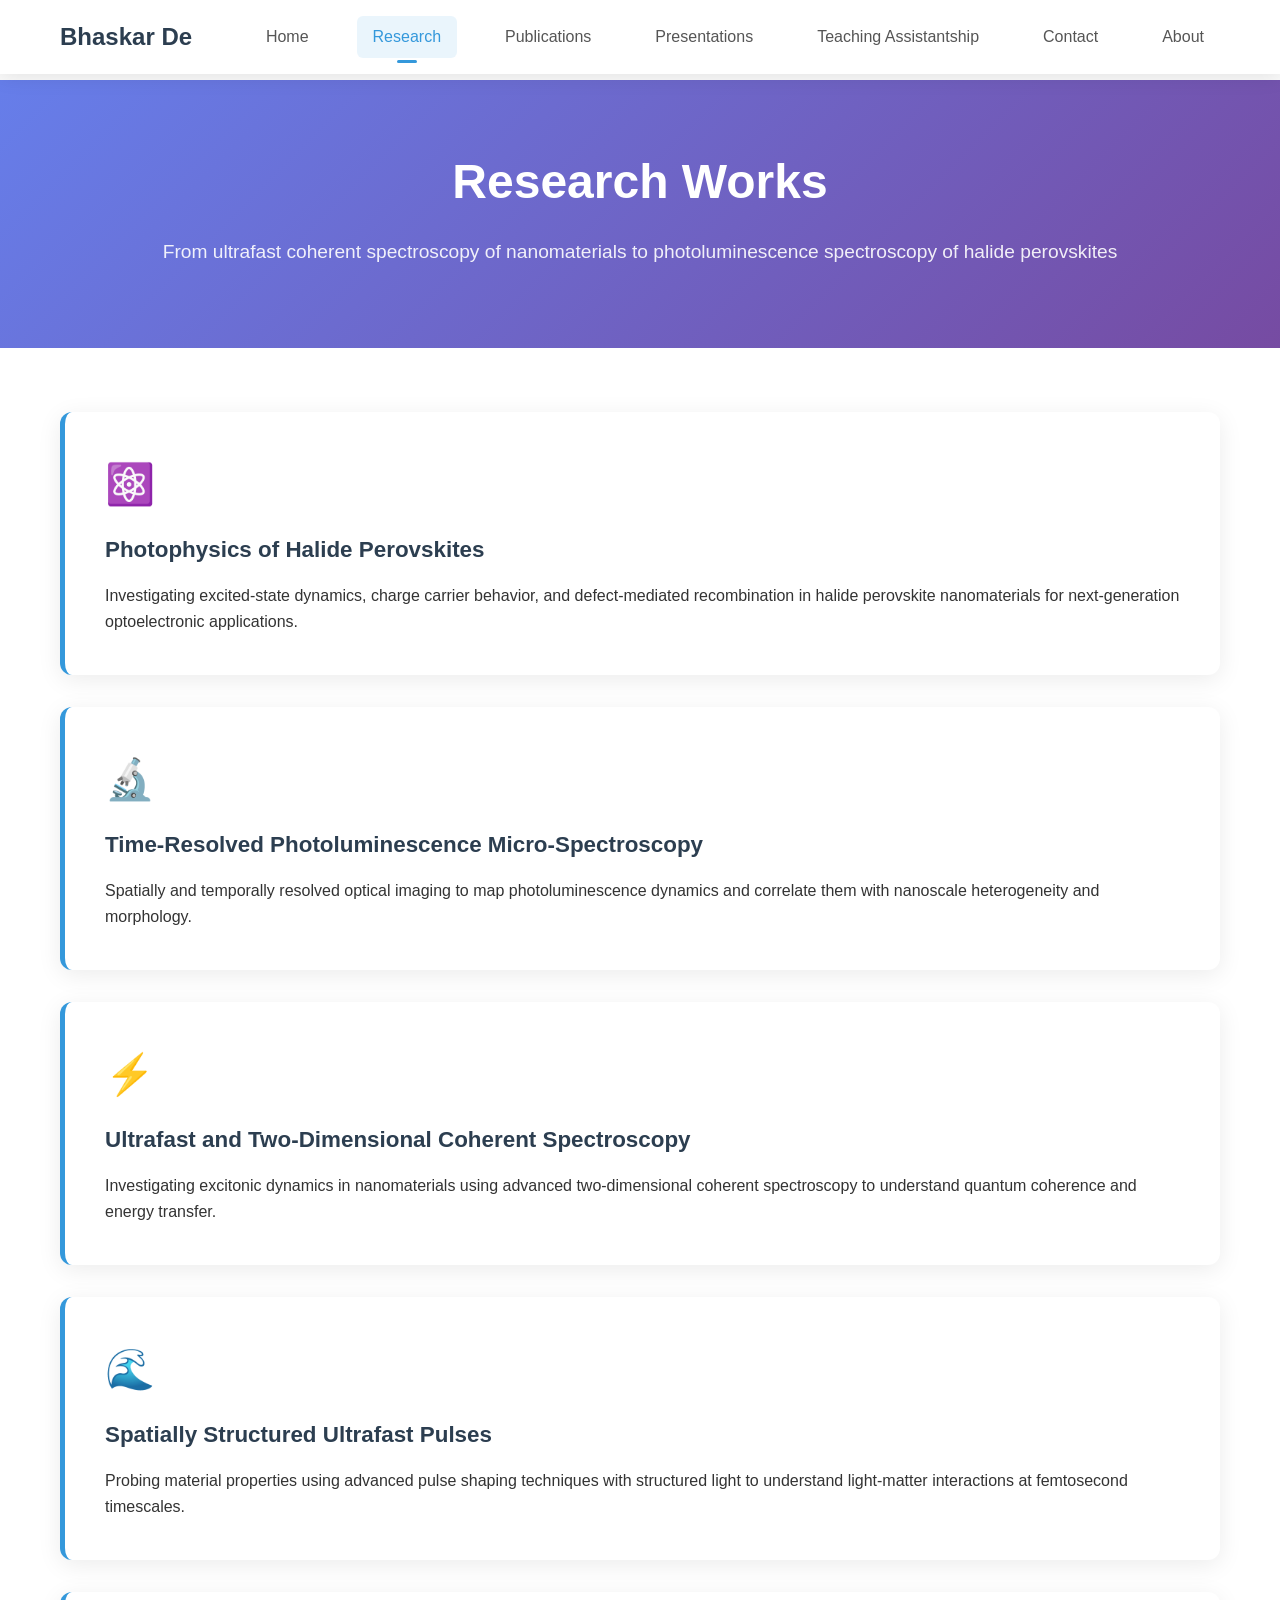
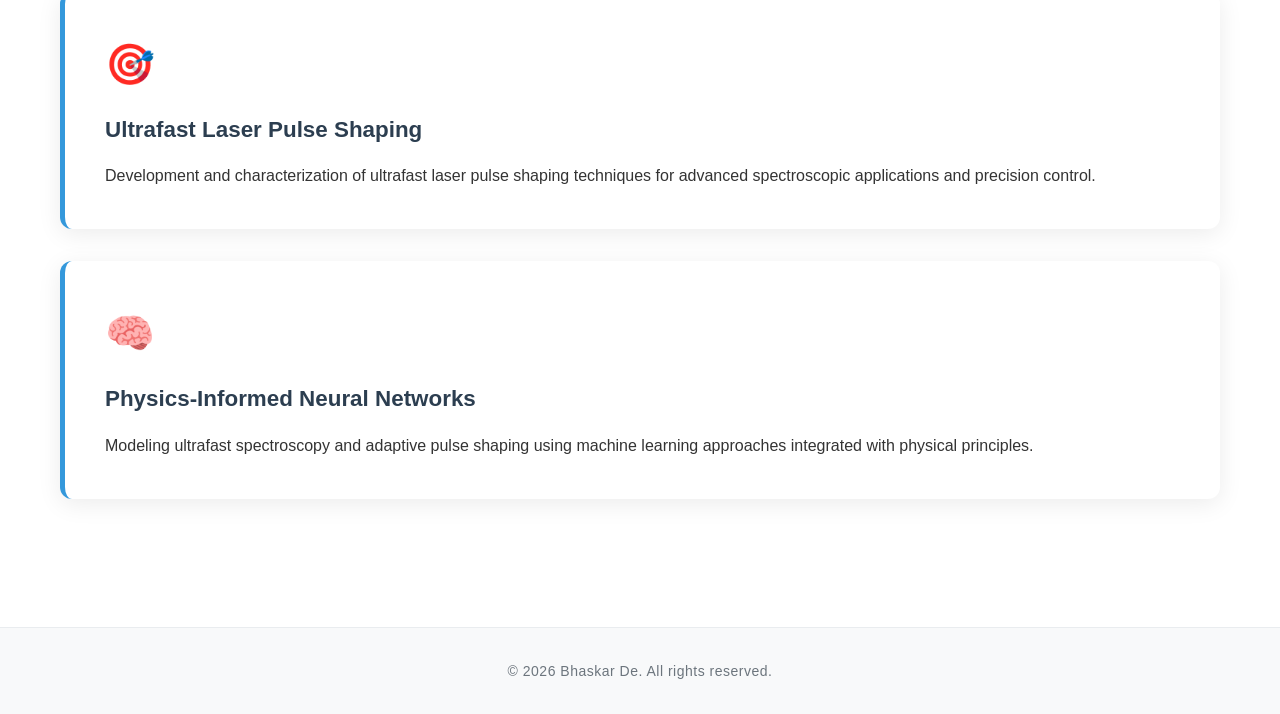
<file: research.html>
<!doctype html>
<html lang="en">
  <head>
    <meta charset="UTF-8" />
    <meta name="viewport" content="width=device-width, initial-scale=1.0" />
    <title>Research - Bhaskar De</title>
    <meta name="description" content="Research by Bhaskar De." />
    <link rel="preload" href="assets/css/style.css" as="style" />
    <link rel="preload" href="assets/js/script.js" as="script" />
    <link rel="stylesheet" href="assets/css/style.css" />
  </head>
  <body>
    <nav class="navbar">
      <div class="nav-container">
        <div class="nav-logo">
          <a href="/">Bhaskar De</a>
        </div>
        <div class="hamburger" onclick="toggleMobileMenu()">
          <div class="bar"></div>
          <div class="bar"></div>
          <div class="bar"></div>
        </div>
        <div class="nav-links">
          <a href="/">Home</a>
          <a href="research.html" class="active">Research</a>
          <a href="publications.html">Publications</a>
          <a href="presentations.html">Presentations</a>
          <a href="teaching.html">Teaching Assistantship</a>
          <a href="contact.html">Contact</a>
          <a href="about.html">About</a>
        </div>
      </div>
    </nav>

    <main class="main-content">
      <section class="page-header">
        <div class="container">
          <h1>Research Works</h1>
          <p class="page-subtitle">
            From ultrafast coherent spectroscopy of nanomaterials to
            photoluminescence spectroscopy of halide perovskites
          </p>
        </div>
      </section>

      <section class="research-content">
        <div class="container">
          <div class="research-areas">
            <div class="research-item">
              <div class="research-icon">⚛️</div>
              <h3>Photophysics of Halide Perovskites</h3>
              <p>
                Investigating excited-state dynamics, charge carrier behavior,
                and defect-mediated recombination in halide perovskite
                nanomaterials for next-generation optoelectronic applications.
              </p>
            </div>

            <div class="research-item">
              <div class="research-icon">🔬</div>
              <h3>Time-Resolved Photoluminescence Micro-Spectroscopy</h3>
              <p>
                Spatially and temporally resolved optical imaging to map
                photoluminescence dynamics and correlate them with nanoscale
                heterogeneity and morphology.
              </p>
            </div>
            <div class="research-item">
              <div class="research-icon">⚡</div>
              <h3>Ultrafast and Two-Dimensional Coherent Spectroscopy</h3>
              <p>
                Investigating excitonic dynamics in nanomaterials using advanced
                two-dimensional coherent spectroscopy to understand quantum
                coherence and energy transfer.
              </p>
            </div>

            <div class="research-item">
              <div class="research-icon">🌊</div>
              <h3>Spatially Structured Ultrafast Pulses</h3>
              <p>
                Probing material properties using advanced pulse shaping
                techniques with structured light to understand light-matter
                interactions at femtosecond timescales.
              </p>
            </div>

            <div class="research-item">
              <div class="research-icon">🎯</div>
              <h3>Ultrafast Laser Pulse Shaping</h3>
              <p>
                Development and characterization of ultrafast laser pulse
                shaping techniques for advanced spectroscopic applications and
                precision control.
              </p>
            </div>

            <div class="research-item">
              <div class="research-icon">🧠</div>
              <h3>Physics-Informed Neural Networks</h3>
              <p>
                Modeling ultrafast spectroscopy and adaptive pulse shaping using
                machine learning approaches integrated with physical principles.
              </p>
            </div>

            <!-- <div class="research-item">
                        <div class="research-icon">🔬</div>
                        <h3>Dual-comb Spectroscopy</h3>
                        <p>Precision measurements and time-resolved spectral mapping using dual-comb techniques for high-resolution metrology and rapid spectral analysis.</p>
                    </div> -->
          </div>
        </div>
      </section>
    </main>

    <footer class="footer">
      <div class="container">
        <p>&copy; 2026 Bhaskar De. All rights reserved.</p>
      </div>
    </footer>

    <script src="assets/js/script.js" defer></script>
  </body>
</html>
</file>
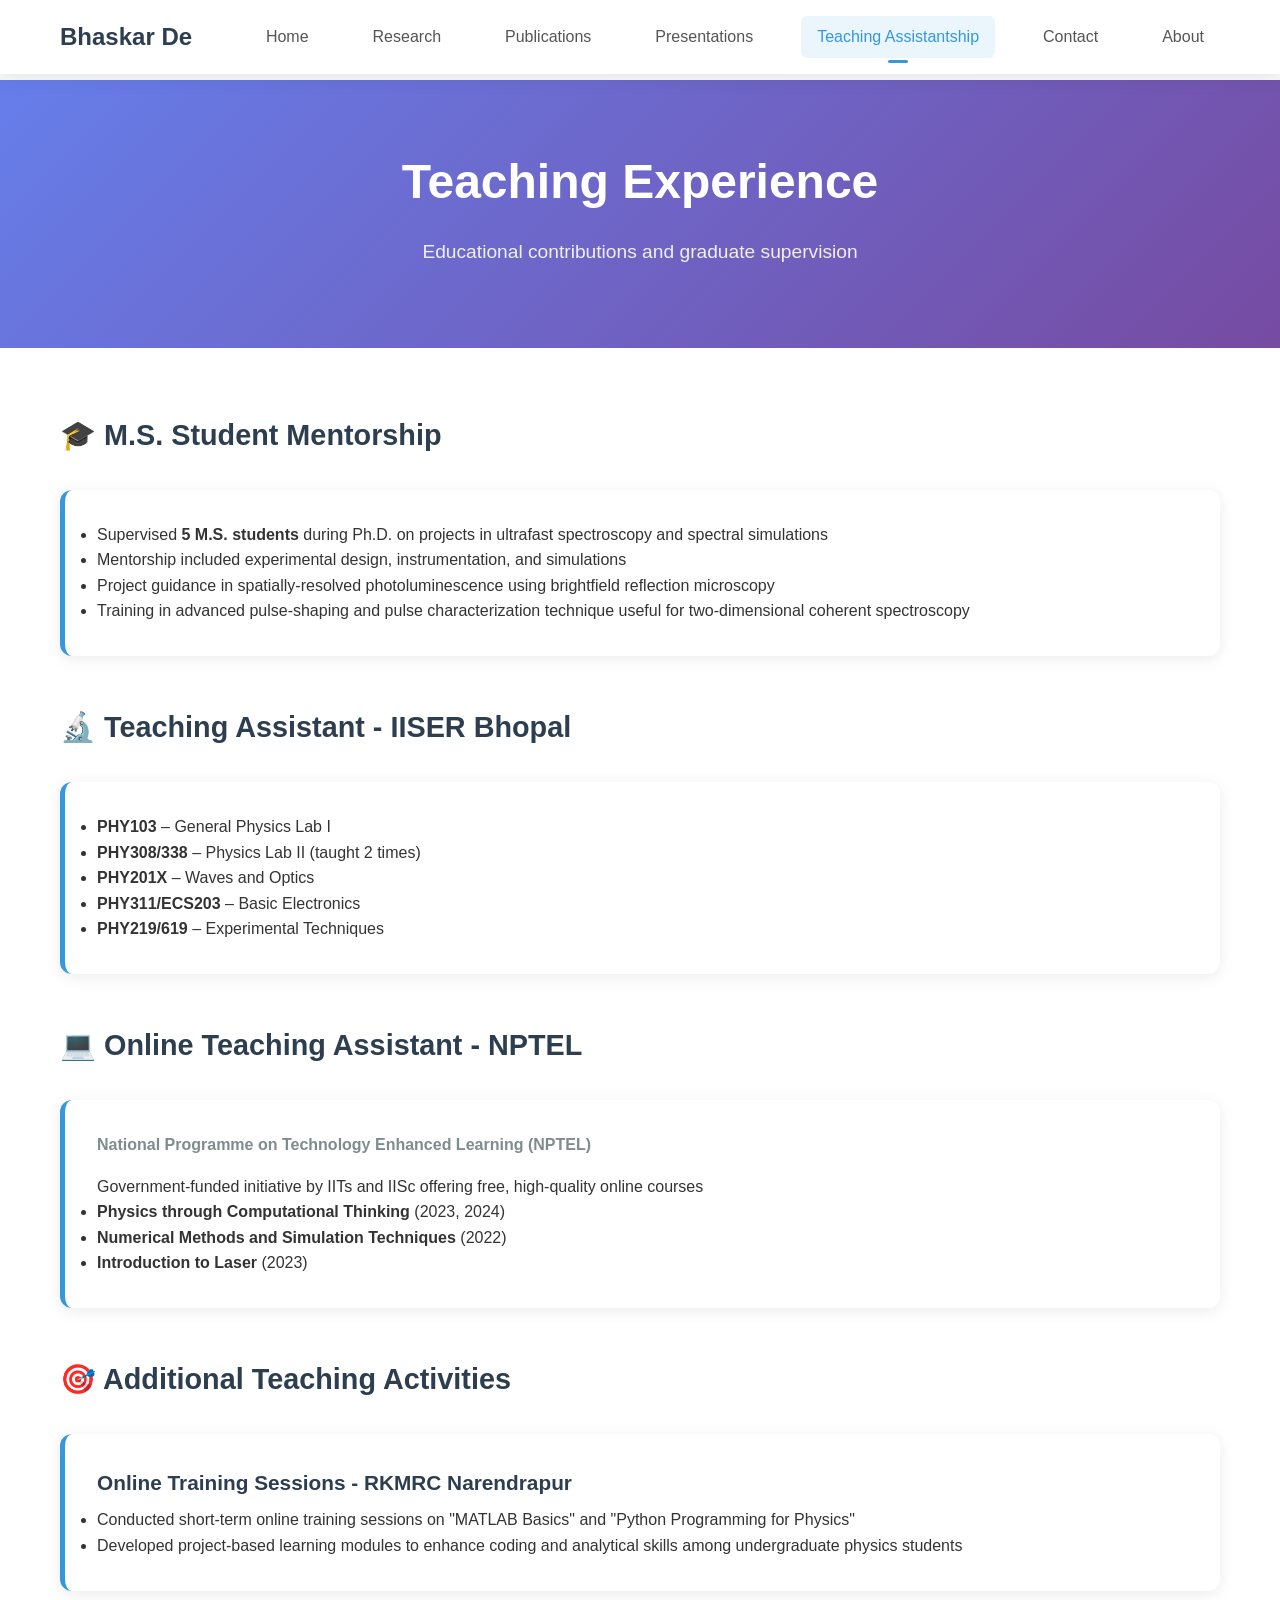
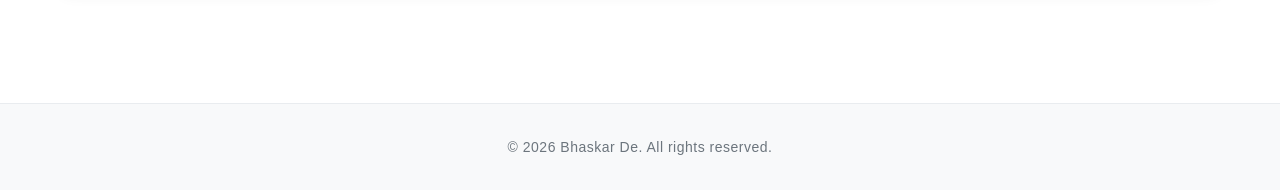
<file: teaching.html>
<!doctype html>
<html lang="en">
  <head>
    <meta charset="UTF-8" />
    <meta name="viewport" content="width=device-width, initial-scale=1.0" />
    <title>Teaching Assitantship - Bhaskar De</title>
    <meta
      name="description"
      content="Teaching experience and mentorship by Bhaskar De."
    />
    <link rel="preload" href="assets/css/style.css" as="style" />
    <link rel="preload" href="assets/js/script.js" as="script" />
    <link rel="stylesheet" href="assets/css/style.css" />
  </head>
  <body>
    <nav class="navbar">
      <div class="nav-container">
        <div class="nav-logo">
          <a href="/">Bhaskar De</a>
        </div>
        <div class="hamburger" onclick="toggleMobileMenu()">
          <div class="bar"></div>
          <div class="bar"></div>
          <div class="bar"></div>
        </div>
        <div class="nav-links">
          <a href="/">Home</a>
          <a href="research.html">Research</a>
          <a href="publications.html">Publications</a>
          <a href="presentations.html">Presentations</a>
          <a href="teaching.html" class="active">Teaching Assistantship</a>
          <a href="contact.html">Contact</a>
          <a href="about.html">About</a>
        </div>
      </div>
    </nav>

    <main class="main-content">
      <section class="page-header">
        <div class="container">
          <h1>Teaching Experience</h1>
          <p class="page-subtitle">
            Educational contributions and graduate supervision
          </p>
        </div>
      </section>

      <section class="teaching-content">
        <div class="container">
          <div class="teaching-sections">
            <div class="teaching-section">
              <h2>🎓 M.S. Student Mentorship</h2>
              <div class="teaching-item">
                <ul>
                  <li>
                    Supervised <strong>5 M.S. students</strong> during Ph.D. on
                    projects in ultrafast spectroscopy and spectral simulations
                  </li>
                  <li>
                    Mentorship included experimental design, instrumentation,
                    and simulations
                  </li>
                  <li>
                    Project guidance in spatially-resolved photoluminescence
                    using brightfield reflection microscopy
                  </li>
                  <li>
                    Training in advanced pulse-shaping and pulse
                    characterization technique useful for two-dimensional
                    coherent spectroscopy
                  </li>
                </ul>
              </div>
            </div>

            <div class="teaching-section">
              <h2>🔬 Teaching Assistant - IISER Bhopal</h2>
              <div class="teaching-item">
                <ul>
                  <li><strong>PHY103</strong> – General Physics Lab I</li>
                  <li>
                    <strong>PHY308/338</strong> – Physics Lab II (taught 2
                    times)
                  </li>
                  <li><strong>PHY201X</strong> – Waves and Optics</li>
                  <li><strong>PHY311/ECS203</strong> – Basic Electronics</li>
                  <li><strong>PHY219/619</strong> – Experimental Techniques</li>
                </ul>
              </div>
            </div>

            <div class="teaching-section">
              <h2>💻 Online Teaching Assistant - NPTEL</h2>
              <div class="teaching-item">
                <p>
                  <strong
                    >National Programme on Technology Enhanced Learning
                    (NPTEL)</strong
                  >
                </p>
                <p>
                  Government-funded initiative by IITs and IISc offering free,
                  high-quality online courses
                </p>
                <ul>
                  <li>
                    <strong>Physics through Computational Thinking</strong>
                    (2023, 2024)
                  </li>
                  <li>
                    <strong>Numerical Methods and Simulation Techniques</strong>
                    (2022)
                  </li>
                  <li><strong>Introduction to Laser</strong> (2023)</li>
                </ul>
              </div>
            </div>

            <div class="teaching-section">
              <h2>🎯 Additional Teaching Activities</h2>
              <div class="teaching-item">
                <h3>Online Training Sessions - RKMRC Narendrapur</h3>
                <ul>
                  <li>
                    Conducted short-term online training sessions on "MATLAB
                    Basics" and "Python Programming for Physics"
                  </li>
                  <li>
                    Developed project-based learning modules to enhance coding
                    and analytical skills among undergraduate physics students
                  </li>
                </ul>
              </div>
            </div>
          </div>
        </div>
      </section>
    </main>

    <footer class="footer">
      <div class="container">
        <p>&copy; 2026 Bhaskar De. All rights reserved.</p>
      </div>
    </footer>

    <script src="assets/js/script.js" defer></script>
  </body>
</html>
</file>
<file: assets/css/style.css>
/* Reset and Base Styles */
* {
    margin: 0;
    padding: 0;
    box-sizing: border-box;
}

body {
    font-family: -apple-system, BlinkMacSystemFont, 'Segoe UI', Roboto, Oxygen, Ubuntu, Cantarell, sans-serif;
    line-height: 1.6;
    color: #333;
    background-color: #fafafa;
}

.container {
    max-width: 1200px;
    margin: 0 auto;
    padding: 0 20px;
}

/* Navigation */
.navbar {
    background: rgba(255, 255, 255, 0.95);
    backdrop-filter: blur(10px);
    box-shadow: 0 2px 20px rgba(0,0,0,0.1);
    position: fixed;
    top: 0;
    width: 100%;
    z-index: 1000;
    transition: all 0.3s ease;
}

.nav-container {
    max-width: 1200px;
    margin: 0 auto;
    display: flex;
    justify-content: space-between;
    align-items: center;
    padding: 1rem 20px;
    position: relative;
}

.nav-logo a {
    font-size: 1.5rem;
    font-weight: 700;
    color: #2c3e50;
    text-decoration: none;
}

.nav-links {
    display: flex;
    gap: 2rem;
}

.nav-links a {
    color: #555;
    text-decoration: none;
    font-weight: 500;
    padding: 0.5rem 1rem;
    border-radius: 6px;
    transition: all 0.3s ease;
    position: relative;
}

.nav-links a:hover,
.nav-links a.active {
    color: #3498db;
    background-color: rgba(52, 152, 219, 0.1);
}

.nav-links a.active::after {
    content: '';
    position: absolute;
    bottom: -5px;
    left: 50%;
    transform: translateX(-50%);
    width: 20px;
    height: 3px;
    background: #3498db;
    border-radius: 2px;
}

/* Main Content */
.main-content {
    margin-top: 80px;
    min-height: calc(100vh - 160px);
}

/* Page Header */
.page-header {
    background: linear-gradient(135deg, #667eea 0%, #764ba2 100%);
    color: white;
    padding: 4rem 0 3rem;
    text-align: center;
}

.page-header h1 {
    font-size: 3rem;
    margin-bottom: 1rem;
    font-weight: 700;
}

.page-subtitle {
    font-size: 1.2rem;
    opacity: 0.9;
    margin-bottom: 2rem;
}

/* Hero Section (Home page) */
.hero-section {
    background: linear-gradient(135deg, #667eea 0%, #764ba2 100%);
    color: white;
    padding: 4rem 0;
    min-height: 70vh;
    display: flex;
    align-items: center;
}

.hero-content {
    display: grid;
    grid-template-columns: 2fr 1fr;
    gap: 4rem;
    align-items: center;
}

.hero-text h1 {
    font-size: 3.5rem;
    margin-bottom: 0.5rem;
    font-weight: 700;
}

.hero-text h2 {
    font-size: 1.8rem;
    margin-bottom: 2rem;
    opacity: 0.9;
    font-weight: 400;
}

.intro-text {
    font-size: 1.1rem;
    line-height: 1.7;
    margin-bottom: 2.5rem;
}

.intro-text p {
    margin-bottom: 1rem;
}

.quick-links {
    display: flex;
    gap: 1rem;
    flex-wrap: wrap;
}

.btn {
    display: inline-block;
    padding: 12px 24px;
    text-decoration: none;
    border-radius: 8px;
    font-weight: 600;
    font-size: 0.95rem;
    transition: all 0.3s ease;
    cursor: pointer;
}

.btn-primary {
    background: #3498db;
    color: white;
    border: 2px solid #3498db;
}

.btn-primary:hover {
    background: #2980b9;
    border-color: #2980b9;
    transform: translateY(-2px);
    box-shadow: 0 5px 15px rgba(52, 152, 219, 0.4);
}

.btn-secondary {
    background: transparent;
    color: white;
    border: 2px solid white;
}

.btn-secondary:hover {
    background: white;
    color: #667eea;
    transform: translateY(-2px);
}

.profile-img {
    width: 280px;
    height: 280px;
    border-radius: 50%;
    object-fit: cover;
    border: 6px solid rgba(255,255,255,0.3);
    box-shadow: 0 10px 30px rgba(0,0,0,0.3);
}

/* Content Sections */
.highlights-section,
.research-content,
.publications-content,
.presentations-content,
.teaching-content,
.cv-content,
.contact-content {
    padding: 4rem 0;
    background: white;
}

.highlights-section {
    background: #f8f9fa;
}

.highlights-section h2 {
    text-align: center;
    font-size: 2.5rem;
    margin-bottom: 3rem;
    color: #2c3e50;
}

.highlights-grid {
    display: grid;
    grid-template-columns: repeat(auto-fit, minmax(300px, 1fr));
    gap: 2rem;
}

.highlight-card {
    background: white;
    padding: 2rem;
    border-radius: 12px;
    box-shadow: 0 5px 25px rgba(0,0,0,0.08);
    border-top: 4px solid #3498db;
    transition: transform 0.3s ease, box-shadow 0.3s ease;
}

.highlight-card:hover {
    transform: translateY(-5px);
    box-shadow: 0 8px 35px rgba(0,0,0,0.12);
}

.highlight-card h3 {
    color: #2c3e50;
    margin-bottom: 1rem;
    font-size: 1.3rem;
}

/* Research Page Styles */
.research-areas {
    margin-bottom: 4rem;
}

.research-item {
    background: white;
    padding: 2.5rem;
    margin-bottom: 2rem;
    border-radius: 12px;
    box-shadow: 0 5px 25px rgba(0,0,0,0.08);
    border-left: 5px solid #3498db;
    transition: transform 0.3s ease;
}

.research-item:hover {
    transform: translateX(5px);
}

.research-icon {
    font-size: 2.5rem;
    margin-bottom: 1rem;
}

.research-item h3 {
    color: #2c3e50;
    margin-bottom: 1rem;
    font-size: 1.4rem;
}

/* Publications Page Styles */
.publication-year {
    margin-bottom: 3rem;
}

.publication-year h2 {
    color: #2c3e50;
    font-size: 2rem;
    margin-bottom: 1.5rem;
    padding-bottom: 0.5rem;
    border-bottom: 3px solid #3498db;
    display: inline-block;
}

.publication-item {
    background: white;
    padding: 2rem;
    margin-bottom: 1.5rem;
    border-radius: 12px;
    box-shadow: 0 3px 15px rgba(0,0,0,0.08);
    border-left: 5px solid #27ae60;
    transition: transform 0.3s ease;
}

.publication-item:hover {
    transform: translateY(-3px);
    box-shadow: 0 6px 25px rgba(0,0,0,0.12);
}

.publication-item h3 {
    color: #2c3e50;
    margin-bottom: 1rem;
    font-size: 1.2rem;
    line-height: 1.4;
}

.authors {
    color: #7f8c8d;
    margin-bottom: 0.5rem;
    font-size: 0.95rem;
}

.journal {
    color: #27ae60;
    font-weight: 600;
    margin-bottom: 1rem;
}

.equal-contribution {
    color: #e67e22;
    font-size: 0.9rem;
    font-style: italic;
}

.publication-links {
    display: flex;
    gap: 1rem;
}

.pub-link {
    color: #3498db;
    text-decoration: none;
    font-size: 0.9rem;
    font-weight: 600;
    padding: 0.3rem 0.8rem;
    border: 1px solid #3498db;
    border-radius: 4px;
    transition: all 0.3s ease;
}

.pub-link:hover {
    background: #3498db;
    color: white;
}

/* Presentations Page Styles */
.presentation-categories {
    margin-bottom: 3rem;
}

.presentation-category {
    margin-bottom: 3rem;
}

.presentation-category h2 {
    color: #2c3e50;
    margin-bottom: 2rem;
    font-size: 1.8rem;
}

.presentation-item {
    background: white;
    padding: 2rem;
    margin-bottom: 1.5rem;
    border-radius: 12px;
    box-shadow: 0 3px 15px rgba(0,0,0,0.08);
    transition: transform 0.3s ease;
}

.presentation-item.oral {
    border-left: 5px solid #27ae60;
}

.presentation-item.poster {
    border-left: 5px solid #9b59b6;
}

.presentation-item.highlight {
    border-left: 5px solid #f39c12;
    background: #fffbf0;
}

.presentation-item:hover {
    transform: translateY(-3px);
}

.presentation-header {
    display: flex;
    justify-content: space-between;
    align-items: center;
    margin-bottom: 0.5rem;
}

.presentation-header h3 {
    color: #2c3e50;
    font-size: 1.3rem;
}

.presentation-date {
    background: #3498db;
    color: white;
    padding: 0.3rem 0.8rem;
    border-radius: 4px;
    font-size: 0.9rem;
    font-weight: 600;
}

.presentation-location {
    color: #7f8c8d;
    margin-bottom: 0.8rem;
    font-style: italic;
}

.presentation-title {
    color: #34495e;
    font-weight: 500;
    margin-bottom: 1rem;
    line-height: 1.4;
}

.presentation-type {
    background: #27ae60;
    color: white;
    padding: 0.3rem 0.8rem;
    border-radius: 4px;
    font-size: 0.8rem;
    font-weight: 600;
}

.highlight-badge {
    background: #f39c12;
    color: white;
    padding: 0.3rem 0.8rem;
    border-radius: 4px;
    font-size: 0.8rem;
    font-weight: 600;
}

/* Teaching Page Styles */
.teaching-sections {
    margin-bottom: 3rem;
}

.teaching-section {
    margin-bottom: 3rem;
}

.teaching-section h2 {
    color: #2c3e50;
    margin-bottom: 2rem;
    font-size: 1.8rem;
}

.teaching-item {
    background: white;
    padding: 2rem;
    border-radius: 12px;
    box-shadow: 0 3px 15px rgba(0,0,0,0.08);
    border-left: 5px solid #3498db;
}

.teaching-item h3 {
    color: #2c3e50;
    margin-bottom: 0.5rem;
    font-size: 1.3rem;
}

.teaching-item p:first-of-type {
    color: #7f8c8d;
    font-weight: 600;
    margin-bottom: 1rem;
}

/* Contact Page Styles */
.contact-grid {
    display: grid;
    grid-template-columns: 1fr 1fr;
    gap: 4rem;
    margin-bottom: 3rem;
}

.contact-info,
.professional-links {
    background: white;
    padding: 2.5rem;
    border-radius: 12px;
    box-shadow: 0 5px 25px rgba(0,0,0,0.08);
}

.contact-info h2,
.professional-links h2 {
    color: #2c3e50;
    margin-bottom: 1.5rem;
    font-size: 1.5rem;
}

.contact-item {
    margin-bottom: 2rem;
}

.contact-item a {
    color: #3498db;
    text-decoration: none;
}

.contact-item a:hover {
    text-decoration: underline;
}

.links-list {
    display: flex;
    flex-direction: column;
    gap: 1rem;
}

.professional-link {
    display: flex;
    align-items: center;
    gap: 1rem;
    padding: 1rem;
    border: 2px solid #ecf0f1;
    border-radius: 8px;
    text-decoration: none;
    color: inherit;
    transition: all 0.3s ease;
}

.professional-link:hover {
    border-color: #3498db;
    background: rgba(52, 152, 219, 0.05);
    transform: translateY(-2px);
}

.link-icon {
    font-size: 1.5rem;
}

.link-info h4 {
    color: #2c3e50;
    margin-bottom: 0.2rem;
}

.link-info p {
    color: #7f8c8d;
    font-size: 0.9rem;
}

.cv-link-section {
    background: #f8f9fa;
    padding: 1rem;
    border-radius: 8px;
    border: 1px solid #e9ecef;
}

.cv-link-section a {
    color: #3498db;
    text-decoration: none;
    font-weight: 500;
}

.cv-link-section a:hover {
    text-decoration: underline;
}

/* Footer */
.footer {
    background: #f8f9fa;
    color: #6c757d;
    text-align: center;
    padding: 2rem 0;
    margin-top: auto;
    border-top: 1px solid #e9ecef;
}

.footer p {
    margin: 0;
    font-size: 0.875rem;
    font-weight: 400;
    letter-spacing: 0.5px;
}



/* Hide removed sections */
.collaboration-note {
    display: none;
}

/* Responsive Design */
@media (max-width: 768px) {
    .nav-links {
        display: none;
    }
    
    .hero-content {
        grid-template-columns: 1fr;
        text-align: center;
        gap: 2rem;
    }
    
    .hero-text h1 {
        font-size: 2.5rem;
    }
    
    .profile-img {
        width: 220px;
        height: 220px;
    }
    
    .highlights-grid {
        grid-template-columns: 1fr;
    }
    
    .contact-grid {
        grid-template-columns: 1fr;
        gap: 2rem;
    }
    
    .presentation-header {
        flex-direction: column;
        align-items: flex-start;
        gap: 0.5rem;
    }
}

@media (max-width: 480px) {
    .hero-text h1 {
        font-size: 2rem;
    }
    
    .page-header h1 {
        font-size: 2rem;
    }
    
    .profile-img {
        width: 180px;
        height: 180px;
    }
    
    .btn {
        padding: 10px 16px;
        font-size: 0.9rem;
    }
}

/* Abstract content styling with smooth slide effect */
/*.abstract-content {
    background: #f6f8fa;
    border: 1px solid #e1e4e8;
    border-radius: 8px;
    margin-top: 1rem;
    padding: 0 1rem; /* No vertical padding initially */
/*    font-size: 0.98rem;
    color: #333;
    box-shadow: 0 2px 8px rgba(0,0,0,0.03);
    
    /* Sliding animation properties */
/*    max-height: 0;
    overflow: hidden;
    opacity: 0;
    transition: max-height 0.4s ease-out, opacity 0.3s ease-out, padding 0.4s ease-out;
}

/* When abstract is shown */
.abstract-content.show {
    max-height: 500px; /* Adjust based on your longest abstract */
    opacity: 1;
    padding: 1rem; /* Full padding when expanded */
}

/* Abstract toggle button styling */
.abstract-toggle-btn {
    margin-left: 1rem;
    font-size: 0.9rem;
    padding: 0.3rem 0.8rem;
    border: 1px solid #3498db;
    border-radius: 4px;
    background-color: #fff;
    color: #3498db;
    cursor: pointer;
    transition: all 0.3s ease;
    font-weight: 500;
}

.abstract-toggle-btn:hover {
    background: #3498db;
    color: white;
    transform: translateY(-1px);
}

.abstract-toggle-btn:active {
    transform: translateY(0);
}

/* Hamburger Menu - hidden by default */
.hamburger {
    display: none;
    cursor: pointer;
    flex-direction: column;
    gap: 4px;
    padding: 8px;
    border-radius: 4px;
    transition: background-color 0.3s ease;
}

.hamburger:hover {
    background-color: rgba(52, 152, 219, 0.1);
}

.hamburger .bar {
    height: 3px;
    width: 25px;
    background-color: #2c3e50;
    border-radius: 3px;
    transition: all 0.3s ease;
}

/* Hamburger animation when active */
.hamburger.active .bar:nth-child(1) {
    transform: rotate(45deg) translate(5px, 5px);
}

.hamburger.active .bar:nth-child(2) {
    opacity: 0;
}

.hamburger.active .bar:nth-child(3) {
    transform: rotate(-45deg) translate(5px, -5px);
}



/* .abstract-content {
  background: #f6f8fa;
  border: 1px solid #e1e4e8;
  border-radius: 8px;
  margin-top: 1rem;
  padding: 0;
  font-size: 0.98rem;
  color: #333;
  box-shadow: 0 2px 8px rgba(0,0,0,0.03);
  max-height: 0;
  overflow-y: hidden;
  opacity: 0;
  transition:
    max-height 0.5s cubic-bezier(0.25,0.46,0.45,0.94),
    padding 0.3s ease,
    opacity 0.3s ease;
}
.abstract-content.show {
  opacity: 1;
  max-height: 200px;
  padding: 1rem;
  overflow-y: auto;
}
@media (max-width: 768px) {
  .abstract-content.show {
    max-height: 90vh;
  }
} */

.abstract-content {
    background: #f6f8fa;
    border: 1px solid #e1e4e8;
    border-radius: 8px;
    margin-top: 1rem;
    padding: 0;
    font-size: 0.98rem;
    color: #333;
    box-shadow: 0 2px 8px rgba(0,0,0,0.03);
    max-height: 0;
    overflow: hidden;
    opacity: 0;
    transition:
        max-height 0.4s ease,
        padding 0.4s ease,
        opacity 0.4s ease;
}

.abstract-content.show {
    opacity: 1;
    max-height: 300px;
    padding: 1rem;
    overflow-y: auto;
}

@media (max-width: 768px) {
    .abstract-content.show {
        max-height: 90vh;
    }
}

/* Make links inherit the text color */
a {
  color: inherit;           /* Use parent element's color */
  text-decoration: none;    /* Remove underline (optional) */
}

a:visited {
  color: inherit;           /* Keep same color after being clicked */
}

a:hover {
  text-decoration: underline; /* Optional: show underline on hover for usability */
}

/* ── Research card expand/collapse ── */
.research-item {
    cursor: pointer;
    position: relative;
}

.research-item-header {
    display: flex;
    align-items: flex-start;
    gap: 1rem;
}

.research-item-header .research-icon {
    flex-shrink: 0;
}

.research-item-header .header-text {
    flex: 1;
}

.research-item-header .header-text h3 {
    margin-bottom: 0.4rem;
}

.research-item-header .header-text p {
    margin: 0;
    color: #555;
    font-size: 0.97rem;
}

.toggle-arrow {
    flex-shrink: 0;
    margin-left: auto;
    font-size: 1.2rem;
    color: #3498db;
    transition: transform 0.35s ease;
    align-self: center;
    padding-left: 0.5rem;
}

.research-item.open .toggle-arrow {
    transform: rotate(180deg);
}

.research-detail {
    max-height: 0;
    overflow: hidden;
    opacity: 0;
    transition:
        max-height 0.5s cubic-bezier(0.25, 0.46, 0.45, 0.94),
        opacity 0.35s ease,
        padding 0.35s ease;
    padding-top: 0;
}

.research-item.open .research-detail {
    max-height: 1200px;
    opacity: 1;
    padding-top: 1.5rem;
}

.research-detail-inner {
    border-top: 1px solid #e9ecef;
    padding-top: 1.5rem;
}

.research-detail-inner p {
    color: #444;
    line-height: 1.75;
    margin-bottom: 1.2rem;
}

.research-gallery {
    display: flex;
    gap: 1rem;
    flex-wrap: wrap;
    margin-top: 1rem;
}

.research-gallery-item {
    flex: 1 1 200px;
    max-width: 320px;
    border-radius: 8px;
    overflow: hidden;
    box-shadow: 0 3px 12px rgba(0,0,0,0.10);
    background: #f0f4f8;
    border: 1px solid #dde3ea;
}

.research-gallery-item img {
    width: 100%;
    height: 180px;
    object-fit: cover;
    display: block;
}

.gallery-caption {
    padding: 0.5rem 0.75rem;
    font-size: 0.85rem;
    color: #666;
    text-align: center;
    background: #f8f9fa;
}

.img-placeholder {
    width: 100%;
    height: 180px;
    display: flex;
    align-items: center;
    justify-content: center;
    background: linear-gradient(135deg, #e8f4fd 0%, #d6eaf8 100%);
    color: #7fb3d3;
    font-size: 2.5rem;
}

.click-hint {
    font-size: 0.82rem;
    color: #3498db;
    font-weight: 500;
    margin-top: 0.3rem;
    opacity: 0.8;
}

.research-item.open .click-hint {
    display: none;
}

@media (max-width: 600px) {
    .research-gallery {
        flex-direction: column;
    }
    .research-gallery-item {
        max-width: 100%;
    }
}

/* Mobile styles */
@media (max-width: 768px) {
    .hamburger {
        display: flex;
    }
    
    .nav-links {
        display: none;
        flex-direction: column;
        width: 100%;
        background: white;
        position: absolute;
        top: 100%;
        left: 0;
        box-shadow: 0 8px 16px rgba(0,0,0,0.15);
        border-radius: 0 0 8px 8px;
        z-index: 1000;
        gap: 0;
    }
    
    .nav-links.mobile-active {
        display: flex;
    }
    
    .nav-links a {
        padding: 15px 20px;
        border-top: 1px solid #f1f1f1;
        border-radius: 0;
    }
    
    .nav-links a:first-child {
        border-top: none;
    }
    
    .nav-links a.active::after {
        display: none;
    }
}
</file>
<file: assets/css/about.css>
/* ============================================================
   about.css  — styles for about.html
   Place at: assets/css/about.css
   ============================================================ */

/* ── Timeline section ─────────────────────────────────────── */
.tl-section {
  background: #f0f2f8;
  padding: 3rem 0 3.5rem;
}

.tl-section-label {
  font-size: 0.68rem;
  font-weight: 600;
  color: #999;
  letter-spacing: 1.4px;
  text-transform: uppercase;
  text-align: center;
  margin-bottom: 2.8rem;
}

/* ── Track area ────────────────────────────────────────────── */
/* overflow:visible so dots at 0% / 100% are fully visible,
   but the parent .container clips nothing extra.             */
.tl-track-area {
  position: relative;
  margin-bottom: 2rem;
  /* padding-top gives vertical space for the dot + year label */
  padding-top: 8px;
  padding-bottom: 32px; /* room for year label below track */
}

/* The actual 2px line */
.tl-track {
  position: relative;
  height: 2px;
  background: rgba(102, 126, 234, 0.18);
  /* overflow visible so the pseudo-element lines extend off-screen */
  overflow: visible;
}

/* Infinite extension left */
.tl-track::before {
  content: "";
  position: absolute;
  right: 100%;
  top: 0;
  width: 200vw;
  height: 2px;
  background: rgba(102, 126, 234, 0.18);
}

/* Infinite extension right */
.tl-track::after {
  content: "";
  position: fixed;
  left: 100%;
  top: 0;
  width: 200vw;
  height: 2px;
  background: rgba(102, 126, 234, 0.18);
}

/* Coloured fill — width set in px by JS */
.tl-fill {
  position: absolute;
  left: 0;
  top: 0;
  height: 2px;
  width: 0;
  background: linear-gradient(to right, #667eea, #764ba2);
  transition: width 0.45s cubic-bezier(0.4, 0, 0.2, 1);
}

/* Infinite fill extension left (so fill appears to come from -∞) */
.tl-fill::before {
  content: "";
  position: absolute;
  right: 100%;
  top: 0;
  width: 200vw;
  height: 2px;
  background: #667eea;
}

/* Dot layer — absolutely positioned over the track area,
   dots positioned by JS in px                            */
.tl-dot-layer {
  position: absolute;
  /* top: half of dot (8px) subtracted from track's vertical center.
       track sits at padding-top: 8px, so track top = 8px from area top.
       dot center should align with track center (track top + 1px).
       dot is 12px tall, so top of dot = track center - 6px = 8+1-6 = 3px */
  top: 3px;
  left: 0;
  right: 0;
  height: 0; /* zero height — children use position:absolute */
  overflow: visible;
}

/* Each stop group */
.tl-stop-group {
  position: absolute;
  /* horizontal position set in px by JS via style.left */
  display: flex;
  flex-direction: column;
  align-items: flex-start; /* overridden per anchor by JS */
  gap: 5px;
}

/* Dot cluster row */
.tl-dot-cluster {
  display: flex;
  align-items: center;
  gap: 4px;
}

/* Single dot */
.tl-dot {
  width: 12px;
  height: 12px;
  border-radius: 50%;
  background: rgba(102, 126, 234, 0.2);
  border: 2px solid rgba(102, 126, 234, 0.3);
  cursor: pointer;
  transition:
    background 0.25s,
    border-color 0.25s,
    transform 0.25s,
    box-shadow 0.25s;
  flex-shrink: 0;
}

.tl-dot:hover {
  background: rgba(102, 126, 234, 0.45);
  border-color: rgba(102, 126, 234, 0.6);
}

.tl-dot.tl-dot-active {
  background: #667eea;
  border-color: #667eea;
  box-shadow: 0 0 0 3px rgba(102, 126, 234, 0.2);
  transform: scale(1.2);
}

/* Year label below cluster */
.tl-stop-year {
  font-size: 0.6rem;
  font-weight: 500;
  color: #bbb;
  white-space: nowrap;
  transition:
    color 0.25s,
    font-weight 0.25s;
  /* horizontal offset corrected by JS so label centre = anchor dot centre */
}

.tl-stop-group.tl-stop-active .tl-stop-year {
  color: #667eea;
  font-weight: 700;
}

/* ── Slideshow card ────────────────────────────────────────── */
.tl-card {
  position: relative;
  width: 100%;
  height: 420px;
  border-radius: 14px;
  overflow: hidden;
  box-shadow: 0 8px 40px rgba(0, 0, 0, 0.16);
}

/* Background layers — one per card, stacked */
.tl-card-bgs {
  position: absolute;
  inset: 0;
}

.tl-bg {
  position: absolute;
  inset: 0;
  background-size: cover;
  background-position: center;
  opacity: 0;
  transform: scale(1.04);
  transition:
    opacity 0.55s ease,
    transform 0.55s ease;
}

.tl-bg.tl-bg-visible {
  opacity: 1;
  transform: scale(1);
}
.tl-bg.tl-bg-exit-fwd {
  opacity: 0;
  transform: translateX(-2%) scale(0.98);
}
.tl-bg.tl-bg-exit-bwd {
  opacity: 0;
  transform: translateX(2%) scale(0.98);
}

/* Gradient for text readability */
.tl-card-overlay {
  position: absolute;
  inset: 0;
  background: linear-gradient(
    to top,
    rgba(0, 0, 0, 0.88) 0%,
    rgba(0, 0, 0, 0.45) 45%,
    transparent 100%
  );
  z-index: 2;
  pointer-events: none;
}

/* Text content */
.tl-card-content {
  position: absolute;
  bottom: 0;
  left: 0;
  right: 0;
  z-index: 3;
  padding: 2rem 4.5rem 1rem;
}

.tl-badge {
  display: inline-block;
  font-size: 0.6rem;
  font-weight: 700;
  letter-spacing: 1px;
  text-transform: uppercase;
  padding: 3px 10px;
  border-radius: 20px;
  margin-bottom: 0.55rem;
}

.tl-badge-edu {
  background: rgba(82, 183, 136, 0.28);
  color: #a7f3d0;
}
.tl-badge-award {
  background: rgba(255, 140, 66, 0.28);
  color: #fcd9b6;
}
.tl-badge-soon {
  background: rgba(255, 255, 255, 0.12);
  color: rgba(255, 255, 255, 0.45);
}

.tl-card-years {
  font-size: 0.7rem;
  font-weight: 700;
  letter-spacing: 1.5px;
  text-transform: uppercase;
  color: rgba(255, 255, 255, 0.5);
  margin-bottom: 0.4rem;
}

.tl-card-institution {
  font-size: 1.3rem; /* reduce from 1.7rem */
  font-weight: 700;
  color: #fff;
  line-height: 1.2;
  margin-bottom: 0.2rem; /* tighter gap before degree */
}

.tl-card-degree {
  font-size: 1rem;
  color: rgba(255, 255, 255, 0.65);
  margin-bottom: 0.5rem;
  font-weight: 400;
}

.tl-card-location {
  display: flex;
  align-items: center;
  gap: 0.35rem;
  font-size: 0.85rem;
  color: rgba(255, 255, 255, 0.55);
  margin-bottom: 0.7rem;
}

.tl-card-location svg {
  flex-shrink: 0;
  opacity: 0.7;
}

.tl-card-desc {
  font-size: 0.85rem;
  color: rgba(255, 255, 255, 0.82);
  line-height: 1.65;
  max-width: 580px;
}

.tl-card-desc.tl-muted {
  color: rgba(255, 255, 255, 0.35);
  font-style: italic;
}

/* Chevron buttons */
.tl-btn {
  position: absolute;
  top: 50%;
  transform: translateY(-50%);
  z-index: 4;
  width: 42px;
  height: 42px;
  border-radius: 50%;
  border: 1px solid rgba(255, 255, 255, 0.22);
  background: rgba(255, 255, 255, 0.1);
  display: flex;
  align-items: center;
  justify-content: center;
  cursor: pointer;
  transition:
    background 0.2s,
    border-color 0.2s,
    transform 0.2s;
}

.tl-btn svg {
  width: 18px;
  height: 18px;
}
.tl-btn-left {
  left: 1rem;
}
.tl-btn-right {
  right: 1rem;
}

.tl-btn:hover {
  background: rgba(255, 255, 255, 0.22);
  border-color: rgba(255, 255, 255, 0.5);
  transform: translateY(-50%) scale(1.08);
}

.tl-btn:active {
  transform: translateY(-50%) scale(0.96);
}

.tl-btn.tl-disabled {
  opacity: 0.15;
  pointer-events: none;
}

/* Placeholder bg colours (replace with real photos in CSS) */
.tl-bg-school {
  background-image: url("../../assets/images/school-800w.webp");
  background-size: cover;
  background-position: center;
}
.tl-bg-rkmrc {
  background-image: url("../../assets/images/rkmrc-800w.webp");
  background-size: cover;
  background-position: center;
}
.tl-bg-iitm {
  background-image: url("../../assets/images/iit_madras-800w.webp");
  background-size: cover;
  background-position: center;
}
.tl-bg-iiser {
  background-image: url("../../assets/images/iiser_gate-800w.webp");
  background-size: cover;
  background-position: center;
}
.tl-bg-iiserpmrf {
  background-image: url("../../assets/images/iiser_lab-800w.webp");
  background-size: cover;
  background-position: bottom;
}
.tl-bg-inspire {
  background: linear-gradient(145deg, #0d1b6e, #c44b00, #ff8c42);
}
.tl-bg-csir {
  background: linear-gradient(145deg, #0a2342, #1a6b7a, #2eb8b8);
}
.tl-bg-pmrf {
  background: linear-gradient(145deg, #1a0a00, #7a4500, #c8860a);
}
.tl-bg-postdoc {
  background: linear-gradient(145deg, #1a1a1a, #2d2d2d, #4a4a4a);
}

/* ── Personal section ─────────────────────────────────────── */
.personal-section {
  background: #f8f9fa;
  padding: 4rem 0;
}

.about-bio {
  border-left: 5px solid #3498db;
  padding: 1.1rem 1.4rem;
  border-radius: 0 10px 10px 0;
  background: white;
  font-size: 0.95rem;
  line-height: 1.75;
  color: #555;
  margin-bottom: 2.5rem;
}

.about-label {
  font-size: 0.7rem;
  font-weight: 600;
  color: #aaa;
  letter-spacing: 1.2px;
  text-transform: uppercase;
  margin-bottom: 1.2rem;
}

/* Photo grid */
.about-photo-grid {
  display: grid;
  grid-template-columns: repeat(3, 1fr);
  gap: 6px;
  border-radius: 12px;
  overflow: hidden;
  margin-bottom: 1rem;
}

.about-photo-cell {
  aspect-ratio: 1;
  overflow: hidden; /* clips the image to the cell */
}

.about-photo-cell img {
  width: 100%;
  height: 100%;
  object-fit: cover;
  display: block; /* removes inline gap below image */
}

/* Placeholder colours — remove once real photos added */
.apc1 {
  background: #b8d4ea;
}
.apc2 {
  background: linear-gradient(135deg, #f4845f, #e8a87c);
}
.apc3 {
  background: #74c69d;
}
.apc4 {
  background: #212529;
}
.apc5 {
  background: linear-gradient(135deg, #f9a825, #ffe066);
}
.apc6 {
  background: linear-gradient(135deg, #4a90d9, #90e0ef);
}

/* Instagram handle pills */
.about-ig-row {
  display: grid;
  grid-template-columns: 1fr 1fr;
  gap: 1rem;
  margin-bottom: 2.5rem;
}

.about-ig-card {
  background: white;
  border: 1px solid #eee;
  border-radius: 12px;
  overflow: hidden;
}

.about-ig-card-header {
  display: flex;
  align-items: center;
  gap: 0.75rem;
  padding: 0.85rem 1rem;
}

.about-ig-avatar {
  width: 36px;
  height: 36px;
  border-radius: 50%;
  background: linear-gradient(
    45deg,
    #f09433,
    #e6683c,
    #dc2743,
    #cc2366,
    #bc1888
  );
  display: flex;
  align-items: center;
  justify-content: center;
  flex-shrink: 0;
}

.about-ig-avatar svg {
  width: 18px;
  height: 18px;
  fill: white;
}

.about-ig-info {
  flex: 1;
  min-width: 0;
}

.about-ig-name {
  font-size: 0.85rem;
  font-weight: 600;
  color: #2c3e50;
}

.about-ig-handle {
  font-size: 0.75rem;
  color: #aaa;
}

.about-ig-follow {
  font-size: 0.72rem;
  font-weight: 600;
  padding: 0.3rem 0.85rem;
  border-radius: 6px;
  border: 1px solid rgba(52, 152, 219, 0.3);
  background: rgba(52, 152, 219, 0.08);
  color: #3498db;
  text-decoration: none;
  white-space: nowrap;
  flex-shrink: 0;
  transition:
    background 0.2s,
    border-color 0.2s;
}

.about-ig-follow:hover {
  background: rgba(52, 152, 219, 0.15);
  border-color: rgba(52, 152, 219, 0.5);
  text-decoration: none;
}
/* Interests */
.about-interests {
  display: grid;
  grid-template-columns: repeat(auto-fit, minmax(220px, 1fr));
  gap: 1rem;
  margin-bottom: 2.5rem;
}

.about-interest-card {
  background: white;
  border: 1px solid #eee;
  border-radius: 10px;
  padding: 1rem 1.1rem;
  display: flex;
  gap: 0.8rem;
  align-items: flex-start;
}

.about-interest-icon {
  font-size: 1.2rem;
  flex-shrink: 0;
}

.about-interest-card h4 {
  font-size: 0.88rem;
  font-weight: 600;
  color: #2c3e50;
  margin-bottom: 0.2rem;
}

.about-interest-card p {
  font-size: 0.78rem;
  color: #888;
  line-height: 1.5;
  margin: 0;
}

*
 /* ── Writing / Substack ────────────────────────────────────── */
.about-writing {
  display: flex;
  flex-direction: column;
  gap: 0.75rem;
}

/* Origin card — dark, always pinned */
.about-origin-card {
  background: #1c1f26;
  border-radius: 12px;
  padding: 1.5rem 1.6rem;
  display: flex;
  flex-direction: column;
  gap: 0.75rem;
}

.about-origin-top {
  display: flex;
  align-items: center;
  justify-content: space-between;
}

.about-origin-pill {
  font-size: 0.62rem;
  font-weight: 700;
  letter-spacing: 1.2px;
  text-transform: uppercase;
  padding: 3px 9px;
  border-radius: 20px;
  background: rgba(224, 107, 74, 0.18);
  color: #e06b4a;
  border: 1px solid rgba(224, 107, 74, 0.3);
}

.about-origin-read {
  font-size: 0.72rem;
  font-weight: 600;
  color: rgba(255, 255, 255, 0.45);
  text-decoration: none;
  transition: color 0.2s;
}

.about-origin-read:hover {
  color: rgba(255, 255, 255, 0.75);
  text-decoration: none;
}

.about-origin-title-link {
  text-decoration: none;
}

.about-origin-title-link:hover .about-origin-title {
  opacity: 0.8;
}

.about-origin-title {
  font-size: 1.1rem;
  font-weight: 700;
  color: #fff;
  margin: 0;
  line-height: 1.25;
}

.about-origin-divider {
  width: 28px;
  height: 2px;
  background: #e06b4a;
  border-radius: 2px;
}

.about-origin-quote {
  font-size: 0.82rem;
  color: rgba(255, 255, 255, 0.6);
  line-height: 1.7;
  margin: 0;
  font-style: italic;
  border-left: 2px solid rgba(224, 107, 74, 0.5);
  padding-left: 0.75rem;
}

.about-origin-meta {
  font-size: 0.68rem;
  color: rgba(255, 255, 255, 0.3);
  margin: 0;
}

/* Featured post */
.about-post-featured {
  background: white;
  border: 1px solid #eee;
  border-radius: 12px;
  overflow: hidden;
}

.about-post-featured-body {
  padding: 1.1rem 1.2rem 0.85rem;
  display: flex;
  flex-direction: column;
  gap: 0.4rem;
}

.about-post-meta {
  font-size: 0.68rem;
  color: #aaa;
  display: flex;
  align-items: center;
  gap: 0.4rem;
}

.about-post-dot {
  display: inline-block;
  width: 3px;
  height: 3px;
  background: #ccc;
  border-radius: 50%;
}

.about-post-title {
  font-size: 0.95rem;
  font-weight: 600;
  color: #2c3e50;
  margin: 0;
  line-height: 1.3;
}

.about-post-sub {
  font-size: 0.78rem;
  color: #888;
  font-style: italic;
  line-height: 1.6;
  margin: 0;
}

.about-post-footer {
  display: flex;
  align-items: center;
  justify-content: space-between;
  padding: 0.6rem 1.2rem 0.8rem;
  border-top: 1px solid #f0f0f0;
}

.about-post-tag {
  font-size: 0.62rem;
  font-weight: 700;
  letter-spacing: 0.8px;
  text-transform: uppercase;
  padding: 2px 8px;
  border-radius: 20px;
  background: rgba(224, 107, 74, 0.09);
  color: #b85030;
  border: 1px solid rgba(224, 107, 74, 0.18);
}

.about-post-read {
  font-size: 0.72rem;
  font-weight: 600;
  color: #3498db;
  text-decoration: none;
  transition: color 0.2s;
}

.about-post-read:hover {
  color: #2980b9;
  text-decoration: none;
}

/* 3-column mini grid */
.about-posts-grid {
  display: grid;
  grid-template-columns: repeat(3, 1fr);
  gap: 0.5rem;
}

.about-post-mini {
  background: white;
  border: 1px solid #eee;
  border-radius: 12px;
  padding: 0.9rem 1rem 0.8rem;
  display: flex;
  flex-direction: column;
  gap: 0.4rem;
}

.about-post-mini-meta {
  font-size: 0.65rem;
  color: #bbb;
}

.about-post-mini-title {
  font-size: 0.8rem;
  font-weight: 600;
  color: #2c3e50;
  margin: 0;
  line-height: 1.35;
}

.about-post-mini-sub {
  font-size: 0.72rem;
  color: #999;
  line-height: 1.5;
  margin: 0;
  flex: 1;
}

.about-post-mini-footer {
  display: flex;
  align-items: center;
  justify-content: space-between;
  padding-top: 0.5rem;
  border-top: 1px solid #f0f0f0;
  margin-top: 0.2rem;
}

/* Placeholder card */
.about-post-ph {
  background: white;
  border: 1px dashed #ddd;
  border-radius: 12px;
  display: flex;
  align-items: center;
  justify-content: center;
  min-height: 100px;
  font-size: 0.72rem;
  color: #ccc;
  text-align: center;
  padding: 1rem;
}

/* View all link */
.about-posts-view-all {
  display: block;
  text-align: center;
  font-size: 0.75rem;
  font-weight: 600;
  color: #3498db;
  text-decoration: none;
  padding: 0.6rem;
  border: 1px solid rgba(52, 152, 219, 0.22);
  border-radius: 8px;
  background: rgba(52, 152, 219, 0.04);
  transition:
    background 0.2s,
    border-color 0.2s;
}

.about-posts-view-all:hover {
  background: rgba(52, 152, 219, 0.09);
  border-color: rgba(52, 152, 219, 0.4);
  text-decoration: none;
}

@media (max-width: 600px) {
  .about-posts-grid {
    grid-template-columns: 1fr;
  }
}

/* ── Responsive ────────────────────────────────────────────── */
@media (max-width: 768px) {
  .tl-card {
    height: 380px;
  }
  .tl-card-content {
    padding: 1.5rem 4rem 2rem;
  }
  .tl-card-institution {
    font-size: 1.3rem;
  }
}

@media (max-width: 480px) {
  .tl-card {
    height: 340px;
  }
  .tl-card-content {
    padding: 1.2rem 3.5rem 1.6rem;
  }
  .tl-card-institution {
    font-size: 1.1rem;
  }
  .about-photo-grid {
    gap: 3px;
  }
}

@media (max-width: 600px) {
  .about-ig-row {
    grid-template-columns: 1fr;
  }
}

@media (max-width: 768px) {
  .nav-container {
    overflow: visible;
  }
}

@import url("https://fonts.googleapis.com/css2?family=Playfair+Display:ital,wght@0,400;0,500;1,400;1,500&family=Lato:wght@300;400&display=swap");

.quotes-section {
  padding: 2.5rem 1.5rem;
  max-width: 720px;
  margin: 0 auto;
  font-family: "Lato", sans-serif;
}

.section-label {
  font-size: 11px;
  letter-spacing: 0.2em;
  text-transform: uppercase;
  color: var(--color-text-tertiary);
  margin-bottom: 2.5rem;
  display: flex;
  align-items: center;
  gap: 12px;
}

.section-label::after {
  content: "";
  flex: 1;
  height: 0.5px;
  background: var(--color-border-tertiary);
}

.quote-block {
  position: relative;
  padding: 2rem 2rem 2rem 3rem;
  margin-bottom: 2rem;
  border-left: 2px solid var(--color-border-secondary);
  background: var(--color-background-secondary);
  border-radius: 0 var(--border-radius-lg) var(--border-radius-lg) 0;
}

.quote-mark {
  position: absolute;
  top: 1rem;
  left: 1rem;
  font-family: "Playfair Display", serif;
  font-size: 48px;
  line-height: 1;
  color: var(--color-border-secondary);
  font-style: italic;
  user-select: none;
}

.quote-text {
  font-family: "Playfair Display", serif;
  font-style: italic;
  font-size: 17px;
  line-height: 1.75;
  color: var(--color-text-primary);
  margin: 0 0 1rem 0;
}

.quote-divider {
  width: 32px;
  height: 0.5px;
  background: var(--color-border-secondary);
  margin-bottom: 0.75rem;
}

.quote-attribution {
  font-size: 12px;
  letter-spacing: 0.12em;
  text-transform: uppercase;
  color: var(--color-text-secondary);
  font-weight: 400;
}

.quote-source {
  font-size: 11px;
  color: var(--color-text-tertiary);
  margin-top: 3px;
  font-style: italic;
  letter-spacing: 0;
  text-transform: none;
}
</file>
